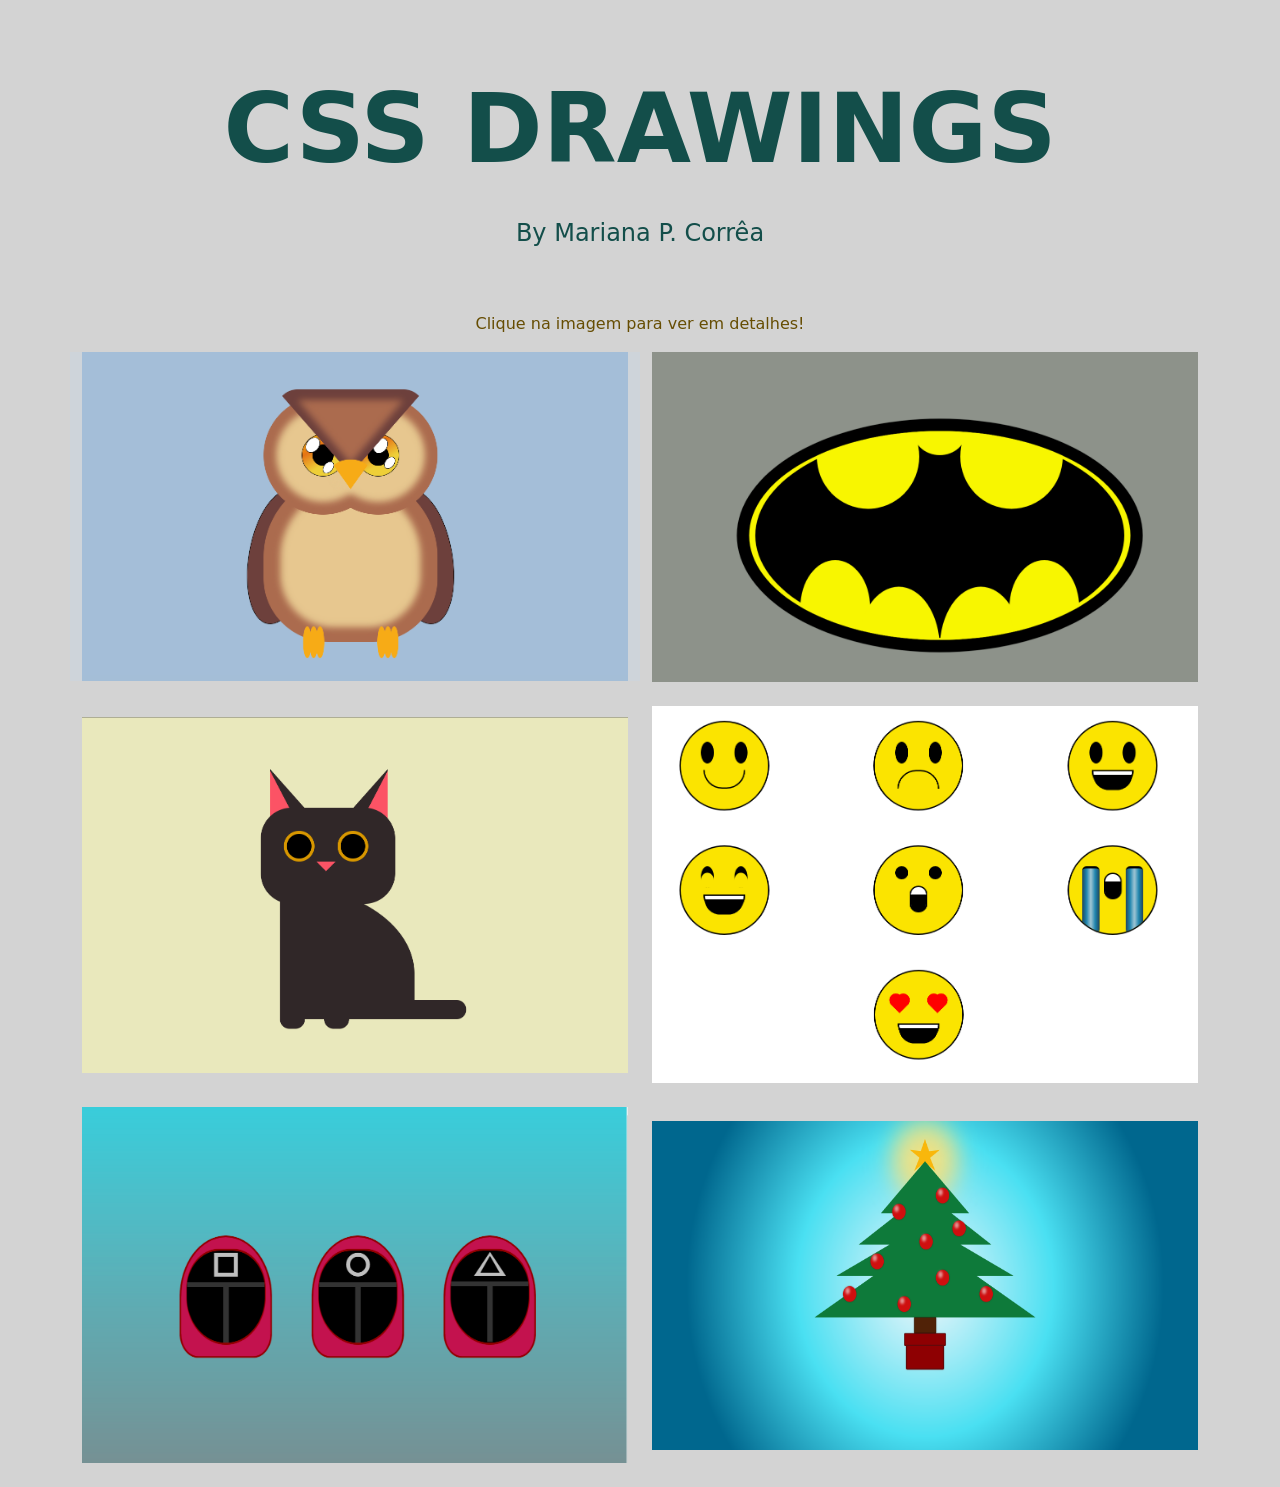
<file: index.html>
<!DOCTYPE html>
<html lang="pt-br">
    <head>
        <meta charset="UTF-8" />
        <meta http-equiv="X-UA-Compatible" content="IE=edge" />
        <meta name="viewport" content="width=device-width, initial-scale=1.0" />
        <link rel="stylesheet" href="bootstrap.css"/>
        <title>CSS Drawings</title>
    </head>
    <body style="background-color:#d3d3d3; height:100vh" >
      <header class="pt-5 text-center">
        <h1 class=" text-uppercase p-4 fw-bolder " style="font-size: 6rem;color:#134e4a">CSS Drawings</h1>
        <h4 style="color:#134e4a">By Mariana P. Corrêa</h4>
      </header>
      <main class="container-fluid pt-2">
        <p class="text-center mt-5 mb-3 text-warning-emphasis ">Clique na imagem para ver em detalhes!</p>

        <section class="container">
        <ul class="row list-unstyled justify-content-center d-flex align-items-center" >
            <li class="col-lg-6 mb-4 bg-dark-subtle" >
              <a href="./drawings/owl/index.html" class="" >
                <img src="./drawings/owl/owl.png" class="img-fluid object-fit-cover" style="min-height: 329px;">
              </a>
            </li>

            <li class="col-lg-6 mb-4">
              <a href="./drawings/batman/logo-batman.html">
                <img src="./drawings/batman/logo-batman.png" class="img-fluid " style="min-height: 329px;">
              </a>
            </li>

            <li class="col-lg-6 mb-4 object-fit-cover">
              <a href="./drawings/cat/index.html">
                <img src="./drawings/cat/BlackCat.png" class="img-fluid" style="min-height: 329px;">
              </a>
            </li>

            <li class="col-lg-6 mb-4 object-fit-cover">
              <a href="./drawings/Emojis/index.html">
                <img src="./drawings/Emojis/Emojis.png" class="img-fluid" style="min-height: 329px;">
              </a>
            </li>

            <li class="col-lg-6 mb-4 object-fit-cover">
                <a href="./drawings/squidGames/index.html">
                  <img src="./drawings/squidGames/squadGamesGuards.png" class="img-fluid" style="min-height: 329px;"> 
                </a>
            </li>

            <li class="col-lg-6 mb-4 object-fit-cover">
              <a href="./drawings/christmas_tree/index.html">
                <img src="./drawings/christmas_tree/christmasTree.png" class="img-fluid" style="min-height: 329px;">
              </a>
            </li>

        </ul>
      </section>
      </main>
        <script type="text/javascript" src="bootstrap.js"></script>
    </body>
</html>
</file>
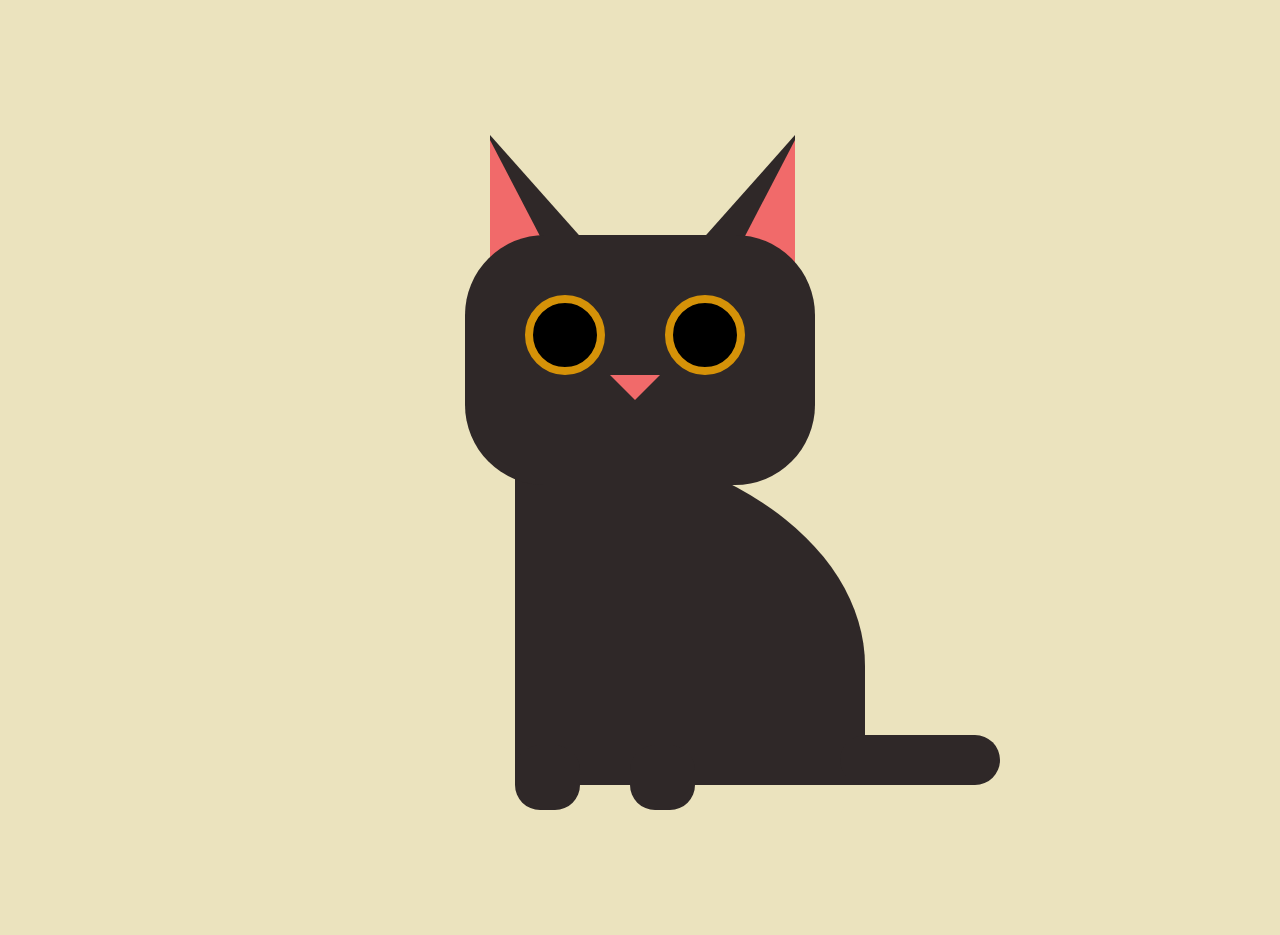
<file: cat/index.html>
<!DOCTYPE html>
<html lang="pt">
    <head>
        <meta charset="UTF-8" />
        <meta http-equiv="X-UA-Compatible" content="IE=edge" />
        <meta name="viewport" content="width=device-width, initial-scale=1.0" />
        <link rel="stylesheet" href="style.css" />
        <title>Cat</title>
    </head>
    <body>
        <div class="container">
            <div class="cat">
                <div class="ears">
                    <div class="ear earLeft">
                        <div class="inner innerLeft"></div>
                    </div>
                    <div class="ear">
                        <div class="inner"></div>
                    </div>
                </div>
                <div class="head">
                    <div class="eyes">
                        <div class="eye"><div class="eyeInner"></div></div>
                        <div class="eye"></div>
                    </div>
                    <div class="nose"></div>
                </div>
                <div class="body">
                    <div class="paws">
                        <div class="paw"></div>
                        <div class="paw"></div>
                    </div>
                    <div class="tail"></div>
                </div>
            </div>
        </div>
    </body>
</html>
</file>
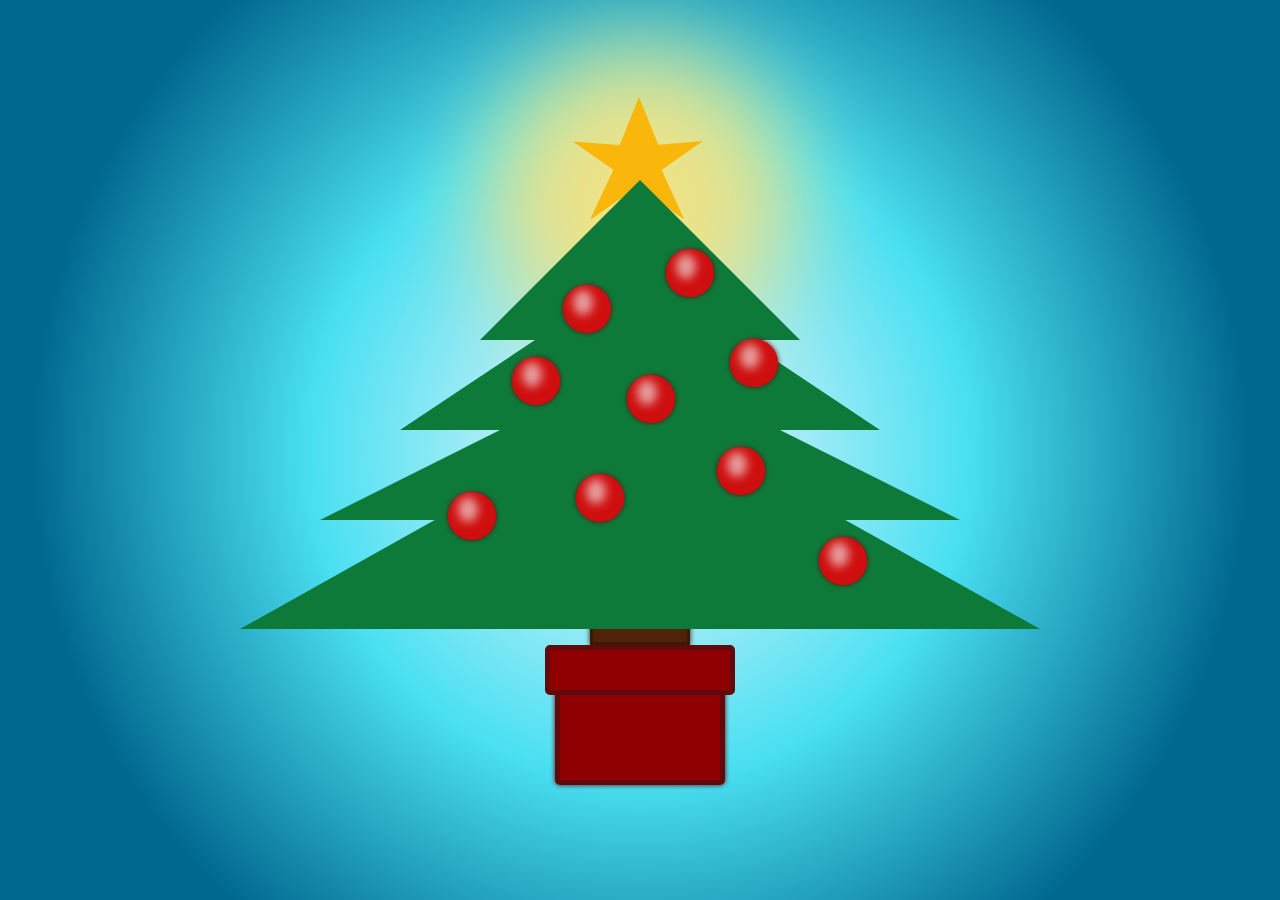
<file: christmas_tree/index.html>
<!DOCTYPE html>
<html lang="pt-br">
    <head>
        <meta charset="UTF-8" />
        <meta http-equiv="X-UA-Compatible" content="IE=edge" />
        <meta name="viewport" content="width=device-width, initial-scale=1.0" />
        <link rel="stylesheet" href="style.css" />
        <title>Christimas Tree</title>
    </head>
    <body>
        <div class="container">
            <div class="star"></div>
            <div class="star-bright"></div>
                <div class="triangle t-one"></div>
                <div class="triangle t-two"></div>
                <div class="triangle t-three"></div>
                <div class="triangle t-four"></div>
                <div class="base">
                    <div class="trunk"></div>
                    <div class="border"></div>
                    <div class="bottom"></div>
                </div>
                <div class="ball b1"></div>
                <div class="ball b2"></div>
                <div class="ball b3"></div>
                <div class="ball b4"></div>
                <div class="ball b5"></div>
                <div class="ball b6"></div>
                <div class="ball b7"></div>
                <div class="ball b8"></div>
                <div class="ball b9"></div>
            </div>
        </div>
    </body>
</html>
</file>
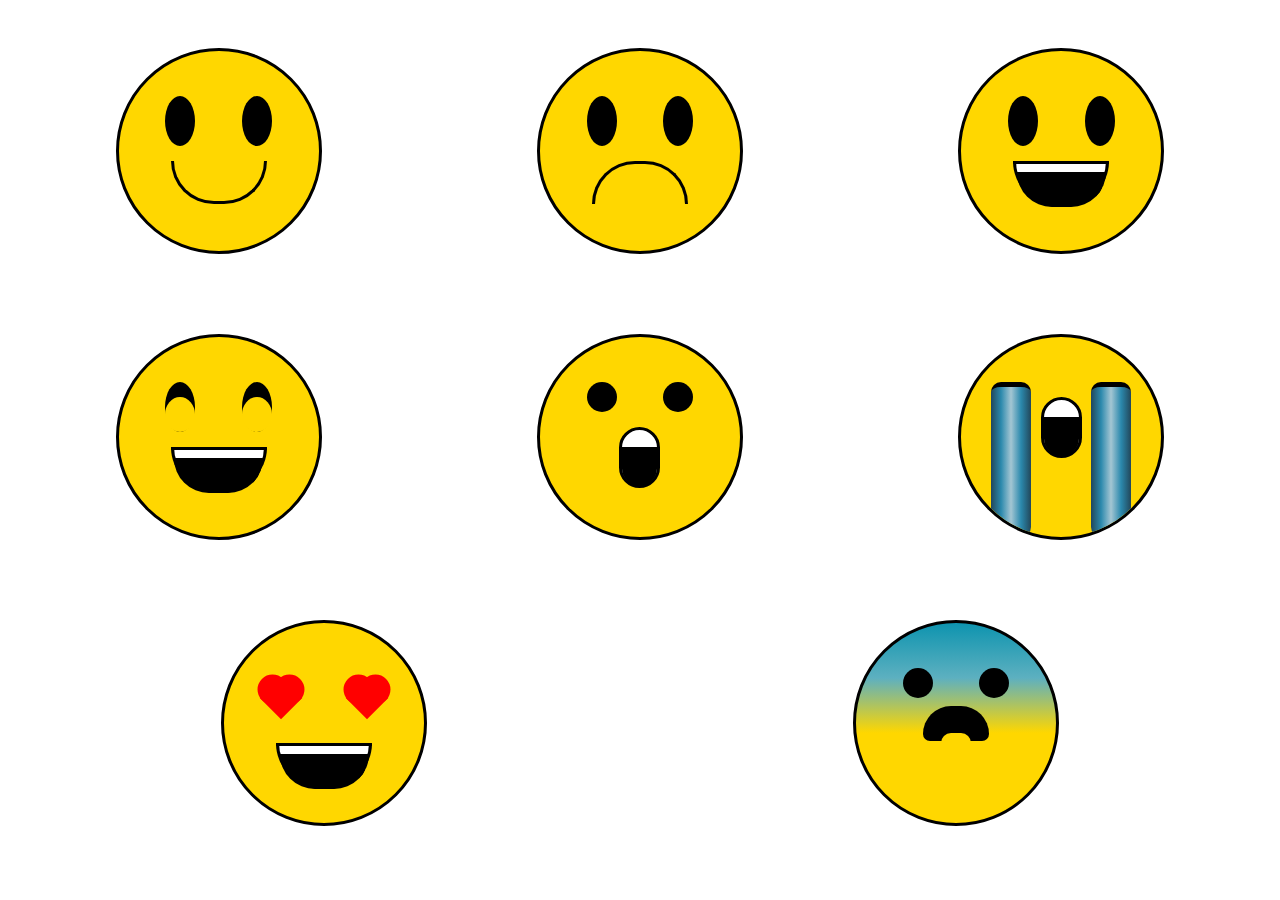
<file: Emojis/index.html>
<!DOCTYPE html>
<html lang="pt">
<head>
    <meta charset="UTF-8">
    <link href="style.css" rel="stylesheet">
    <title>Emojis</title>
</head>
<body>
    <div class="line">
        <div class="emoji" id="HappyFace">
            <div class="bigCircle">
                <div class="eyes">
                    <div class="eye"></div>
                    <div class="eye"></div>
                </div>
                <div class="mouthHappy"></div>
            </div>
        </div>
        <div class="emoji" id="SadFace">
            <div class="bigCircle">
                <div class="eyes">
                    <div class="eye"></div>
                    <div class="eye"></div>
                </div>
                <div class="mouthSad"></div>
            </div>
        </div>
        <div class="emoji" id="SmileFace">
            <div class="bigCircle">
                <div class="eyes">
                    <div class="eye"></div>
                    <div class="eye"></div>
                </div>
                <div class="mouthSmile">
                    <div class="mouthSmileInner"></div>
                </div>
            </div>
        </div> 
    </div>

    <div class="line">
        <div class="emoji" id="SmileFace-HalfEyes">
            <div class="bigCircle">
                <div class="eyes">
                    <div class="eye"><div class="eyeInner"></div></div>
                    <div class="eye"><div class="eyeInner"></div></div>
                </div>
                <div class="mouthSmile">
                    <div class="mouthSmileInner"></div>
                </div>
            </div>
        </div> 
        <div class="emoji" id="AstonishedFace">
            <div class="bigCircle">
                <div class="eyes">
                    <div class="eye-astonished"></div>
                    <div class="eye-astonished"></div>
                </div>
                <div class="mouthAstonished">
                    <div class="mouthAstonishedInner"></div>
                </div>
            </div>
        </div> 
        <div class="emoji" id="CryFace">
            <div class="bigCircle">
                <div class="eyes-cry">
                    <div class="eye-cry"></div>
                    <div class="eye-cry"></div>
                    <div class="mouthCry">
                        <div class="mouthAstonishedInner"></div>    
                </div>
                </div>
            </div>
        </div> 
    </div>
    <div class="line">
        <div class="emoji" id="SmileFace-HeartEyes">
            <div class="bigCircle">
                <div class="eyes">
                    <div class="eyeHeart"><div class="eyeLeft"></div><div class="eyeRight"></div></div>
                    <div class="eyeHeart"><div class="eyeLeft"></div><div class="eyeRight"></div></div>
                </div>
                <div class="mouthSmile">
                    <div class="mouthSmileInner"></div>
                </div>
            </div>
        </div> 
        <div class="emoji" id="ScaredFace">
                        <div class="bigCircle">
                <div class="eyes">
                    <div class="eye-astonished"></div> 
                    <div class="eye-astonished"></div>
                </div>
                <div class="mouthScared">
                    <div class="mouthScaredTop"></div>
                    <div class="mouthScaredBottom"></div>
                </div>
            </div>
        </div> 
        <!-- <div class="emoji" id="AnoyedFace">
            <div class="bigCircle">
                <div class="eyes-cry">
                    <div class="eye-cry"></div>
                    <div class="eye-cry"></div>
                    <div class="mouthCry">
                        <div class="mouthAstonishedInner"></div>    
                </div>
                </div>
            </div>
        </div> -->
    </div>
</body>
</file>
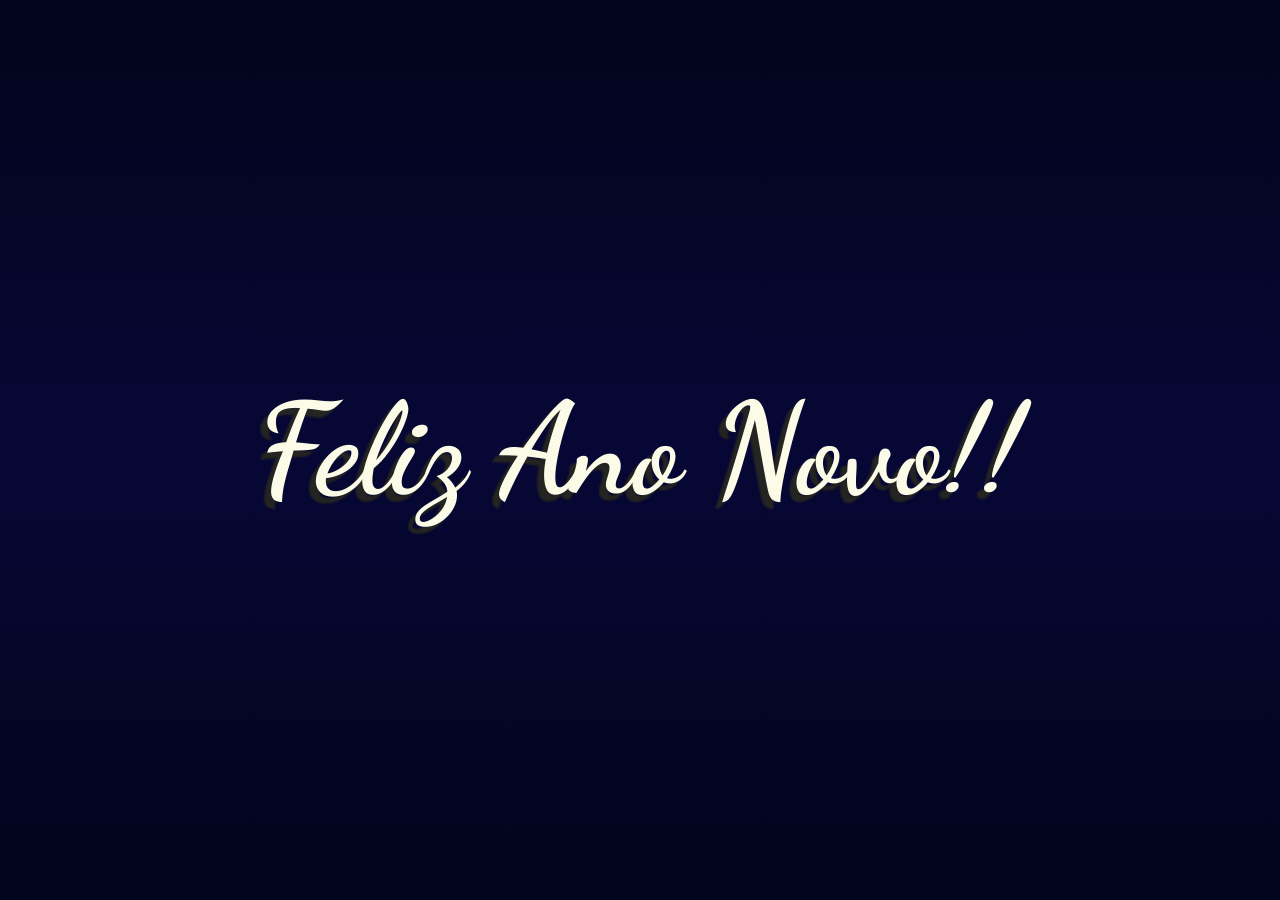
<file: happy2023/index.html>
<!DOCTYPE html>
<html lang="pt-br">
    <head>
        <meta charset="UTF-8" />
        <meta http-equiv="X-UA-Compatible" content="IE=edge" />
        <meta name="viewport" content="width=device-width, initial-scale=1.0" />
        <link rel="preconnect" href="https://fonts.googleapis.com" />
        <link rel="preconnect" href="https://fonts.gstatic.com" crossorigin />
        <link
            href="https://fonts.googleapis.com/css2?family=Dancing+Script:wght@700&display=swap"
            rel="stylesheet"
        />
        <link rel="stylesheet" href="style.css" />
        <title>Happy New Year - 2023</title>
    </head>
    <body>
        <section class="fireworks">
            <div class="firework" id="fw1">
                <div class="shine"></div>
                <div class="shine"></div>
                <div class="shine"></div>
                <div class="shine"></div>
                <div class="shine"></div>
                <div class="shine"></div>
                <div class="shine"></div>
                <div class="shine"></div>
                <div class="shine"></div>
                <div class="shine"></div>
                <div class="shine"></div>
                <div class="shine"></div>
            </div>
            <div class="firework" id="fw2">
                <div class="shine"></div>
                <div class="shine"></div>
                <div class="shine"></div>
                <div class="shine"></div>
                <div class="shine"></div>
                <div class="shine"></div>
                <div class="shine"></div>
                <div class="shine"></div>
                <div class="shine"></div>
                <div class="shine"></div>
                <div class="shine"></div>
                <div class="shine"></div>
            </div>
            <div class="firework" id="fw3">
                <div class="shine"></div>
                <div class="shine"></div>
                <div class="shine"></div>
                <div class="shine"></div>
                <div class="shine"></div>
                <div class="shine"></div>
                <div class="shine"></div>
                <div class="shine"></div>
                <div class="shine"></div>
                <div class="shine"></div>
                <div class="shine"></div>
                <div class="shine"></div>
            </div>
            <div class="firework" id="fw4">
                <div class="shine"></div>
                <div class="shine"></div>
                <div class="shine"></div>
                <div class="shine"></div>
                <div class="shine"></div>
                <div class="shine"></div>
                <div class="shine"></div>
                <div class="shine"></div>
                <div class="shine"></div>
                <div class="shine"></div>
                <div class="shine"></div>
                <div class="shine"></div>
            </div>
            <div class="firework" id="fw5">
                <div class="shine"></div>
                <div class="shine"></div>
                <div class="shine"></div>
                <div class="shine"></div>
                <div class="shine"></div>
                <div class="shine"></div>
                <div class="shine"></div>
                <div class="shine"></div>
                <div class="shine"></div>
                <div class="shine"></div>
                <div class="shine"></div>
                <div class="shine"></div>
            </div>

            <div class="firework" id="fw6">
                <div class="shine"></div>
                <div class="shine"></div>
                <div class="shine"></div>
                <div class="shine"></div>
                <div class="shine"></div>
                <div class="shine"></div>
                <div class="shine"></div>
                <div class="shine"></div>
                <div class="shine"></div>
                <div class="shine"></div>
                <div class="shine"></div>
                <div class="shine"></div>
            </div>
            <div class="firework" id="fw7">
                <div class="shine"></div>
                <div class="shine"></div>
                <div class="shine"></div>
                <div class="shine"></div>
                <div class="shine"></div>
                <div class="shine"></div>
                <div class="shine"></div>
                <div class="shine"></div>
                <div class="shine"></div>
                <div class="shine"></div>
                <div class="shine"></div>
                <div class="shine"></div>
            </div>
            <div class="firework" id="fw8">
                <div class="shine"></div>
                <div class="shine"></div>
                <div class="shine"></div>
                <div class="shine"></div>
                <div class="shine"></div>
                <div class="shine"></div>
                <div class="shine"></div>
                <div class="shine"></div>
                <div class="shine"></div>
                <div class="shine"></div>
                <div class="shine"></div>
                <div class="shine"></div>
            </div>
        </section>
        <section class="text">
            <h1>Feliz Ano Novo!!</h1>
        </section>
    </body>
</html>
</file>
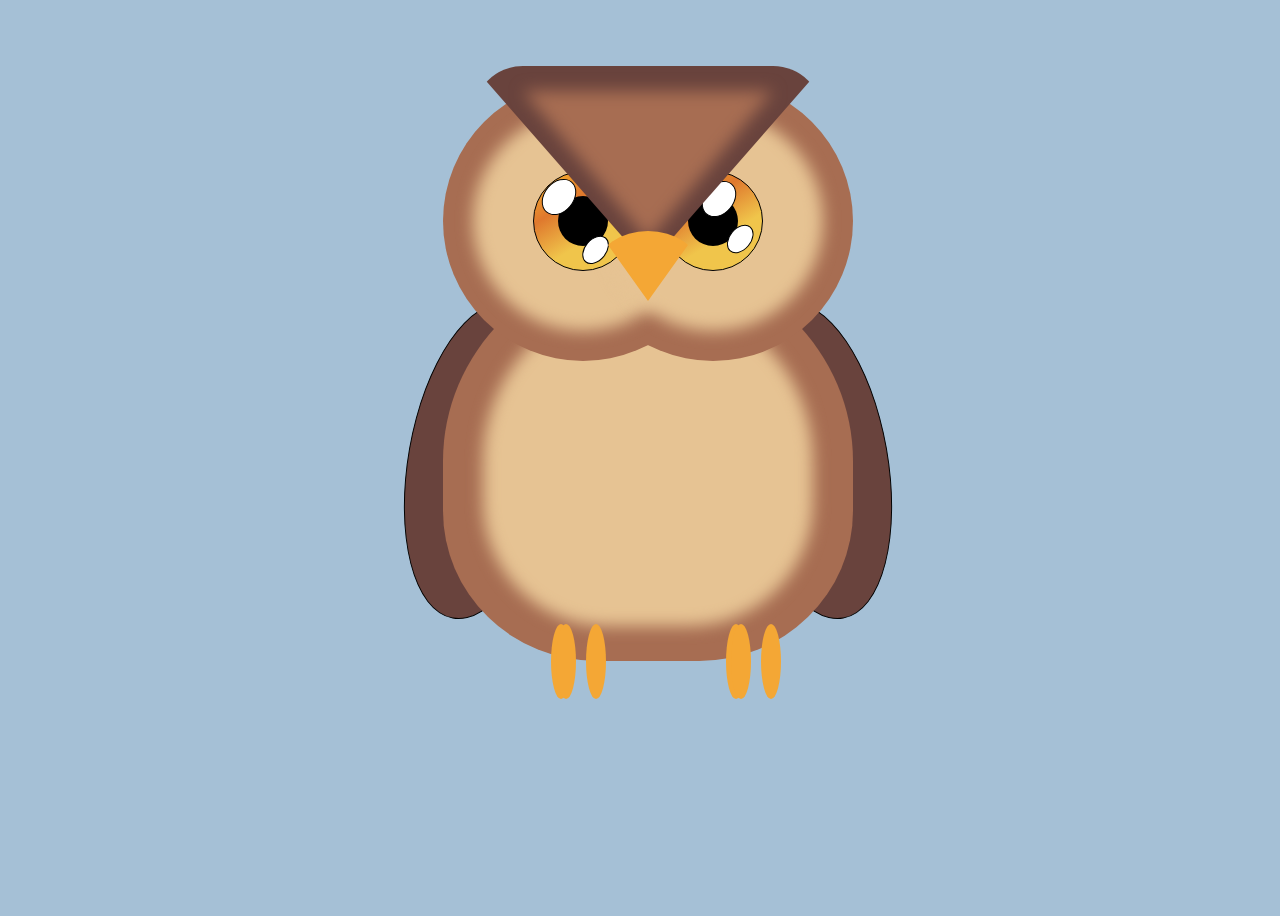
<file: owl/index.html>
<!DOCTYPE html>
<html lang="en">
    <head>
        <meta charset="UTF-8" />
        <meta http-equiv="X-UA-Compatible" content="IE=edge" />
        <meta name="viewport" content="width=device-width, initial-scale=1.0" />
        <link rel="stylesheet" href="style.css" />
        <title>Owl</title>
    </head>
    <body>
        <div class="container">
            <div class="headContainer">
                <div class="headSides">
                    <div class="head left">
                        <div class="innerHead"></div>
                        <div class="eye">
                            <div class="eyeShine left"></div>
                        </div>
                    </div>
                    <div class="head right">
                        <div class="innerHead"></div>
                        <div class="eye">
                            <div class="eyeShine right"></div>
                        </div>
                    </div>
                </div>
                <div class="headCenter">
                    <div class="eyebrow">
                        <div class="innerEyebrow"></div>
                    </div>
                    <div class="beak"></div>
                </div>
            </div>
            <div class="body">
                <div class="wing left"></div>
                <div class="belly"></div>
                <div class="wing right"></div>
            </div>
                <div class="feet">
                    <div class="foot"></div>
                    <div class="foot"></div>
                </div>
            </div>
        </div>
    </body>
</html>
</file>
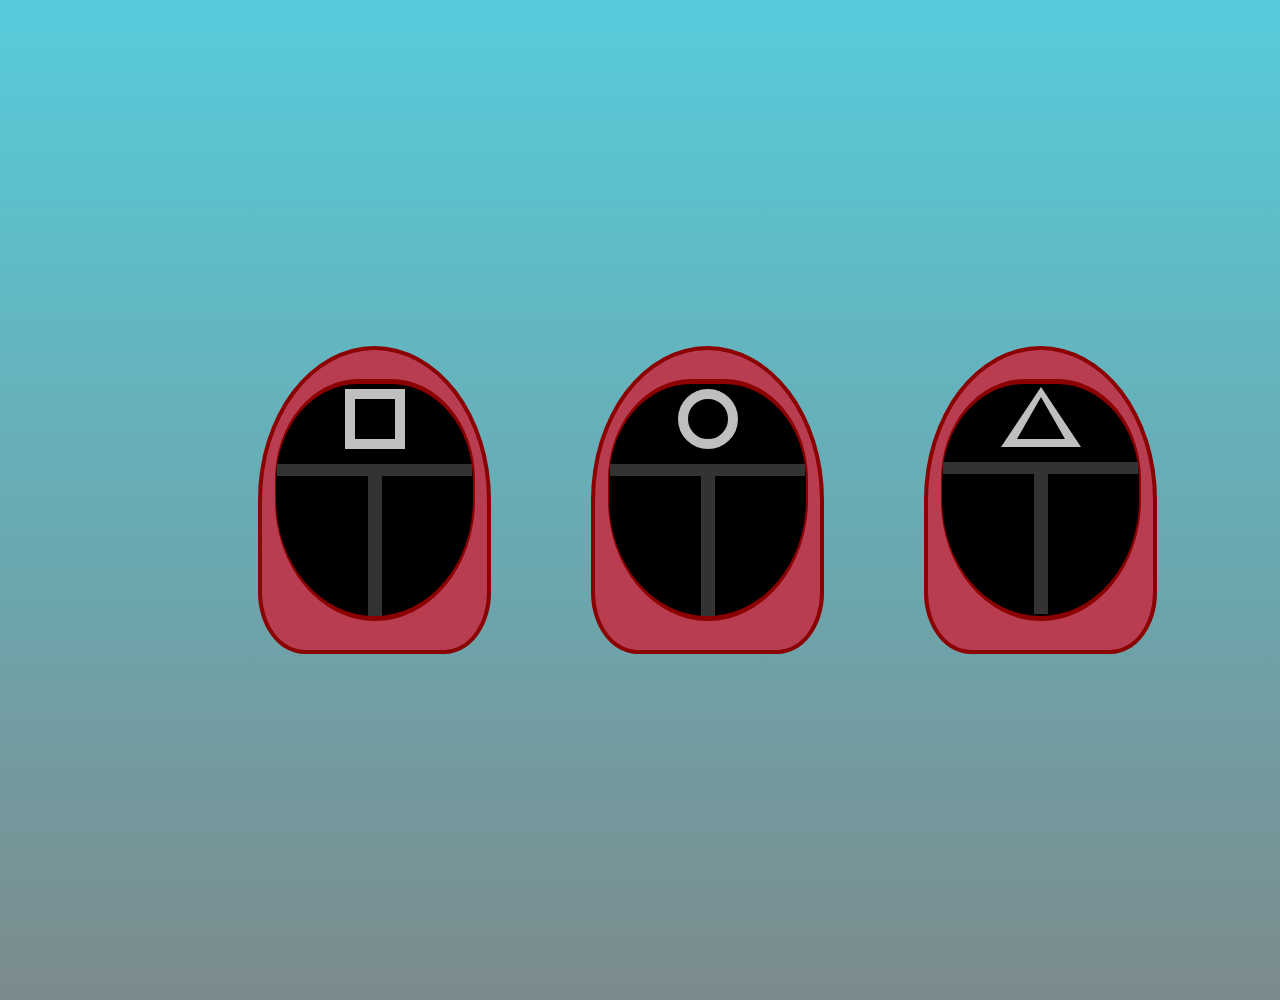
<file: squidGames/index.html>
<!DOCTYPE html>
<html lang="pt">
<head>
    <meta charset="UTF-8">
    <link href="style.css" rel="stylesheet">
    <title>Squid Games Guards</title>
</head>
<body>
    <div class="characters">
        <div class="leader">
            <div class="hoodie">
                <div class="hoodieInner">
                    <div class="guard">
                        <div class="flex-container">
                            <div class="maskframe">
                                <div class="square"></div>
                                <div class="centerLine"></div>
                            </div>
                            <div class="maskframe">
                                <div class="verticalLine"></div>
                            </div>
                        </div>
                    </div> 
                </div>      
            </div>
        </div>
       <div></div>
    
       <div class="worker">
        <div class="hoodie">
            <div class="hoodieInner">
                <div class="guard">
                    <div class="flex-container">
                        <div class="maskframe">
                            <div class="circle"></div>
                            <div class="centerLine"></div>
                        </div>
                        <div class="maskframe">
                            <div class="verticalLine"></div>
                        </div>
                    </div>
                </div> 
            </div>      
        </div>
    </div>
    
    <div class="soldier">
        <div class="hoodie">
            <div class="hoodieInner">
                <div class="guard">
                    <div class="flex-container">
                        <div class="maskframe">
                            <div class="triangle">
                                <div class="triangleInner"></div>
                            </div>
                            <div class="centerLine"></div>
                        </div>
                        <div class="maskframe">
                            <div class="verticalLine"></div>
                        </div>
                    </div>
                </div> 
            </div>      
        </div>
    </div>    
    
    </div>

</body>
</file>
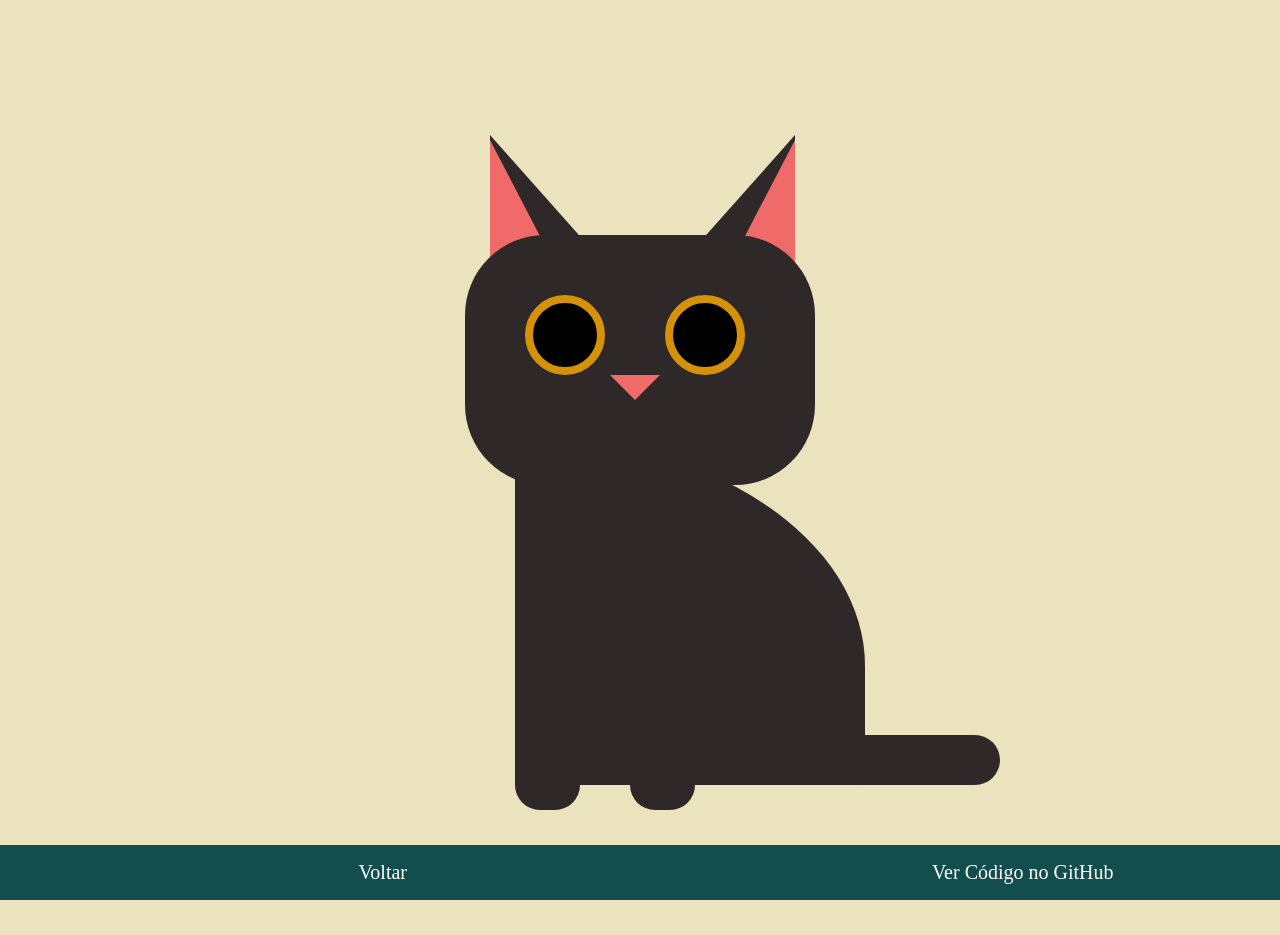
<file: drawings/cat/index.html>
<!DOCTYPE html>
<html lang="pt">
    <head>
        <meta charset="UTF-8" />
        <meta http-equiv="X-UA-Compatible" content="IE=edge" />
        <meta name="viewport" content="width=device-width, initial-scale=1.0" />
        <link rel="stylesheet" href="style.css" />
        <title>Cat</title>
    </head>
    <body>
      <main>
        <div class="container">
            <div class="cat">
                <div class="ears">
                    <div class="ear earLeft">
                        <div class="inner innerLeft"></div>
                    </div>
                    <div class="ear">
                        <div class="inner"></div>
                    </div>
                </div>
                <div class="head">
                    <div class="eyes">
                        <div class="eye"><div class="eyeInner"></div></div>
                        <div class="eye"></div>
                    </div>
                    <div class="nose"></div>
                </div>
                <div class="body">
                    <div class="paws">
                        <div class="paw"></div>
                        <div class="paw"></div>
                    </div>
                    <div class="tail"></div>
                </div>
            </div>
        </div>
      </main>
      <footer>
          <a href="../../index.html">Voltar</a>
          <a href="https://github.com/marianapcorrea/CSS_Drawnings/tree/master/cat" target="_blank">Ver Código no GitHub</a>
      </footer>
    </body>
</html>
</file>
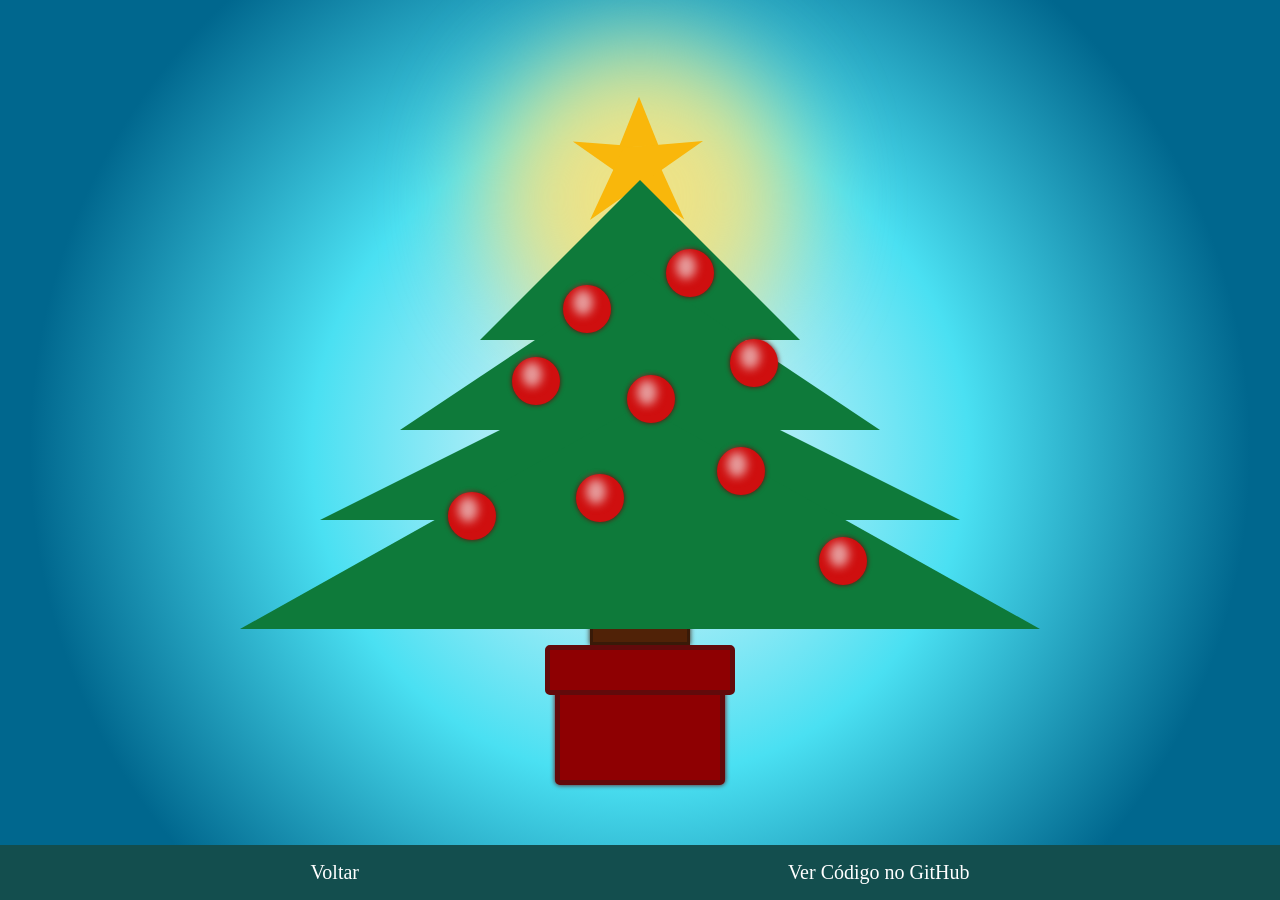
<file: drawings/christmas_tree/index.html>
<!DOCTYPE html>
<html lang="pt-br">
    <head>
        <meta charset="UTF-8" />
        <meta http-equiv="X-UA-Compatible" content="IE=edge" />
        <meta name="viewport" content="width=device-width, initial-scale=1.0" />
        <link rel="stylesheet" href="style.css" />
        <title>Christimas Tree</title>
    </head>
    <body>
      <main>
        <div class="container">
            <div class="star"></div>
            <div class="star-bright"></div>
                <div class="triangle t-one"></div>
                <div class="triangle t-two"></div>
                <div class="triangle t-three"></div>
                <div class="triangle t-four"></div>
                <div class="base">
                    <div class="trunk"></div>
                    <div class="border"></div>
                    <div class="bottom"></div>
                </div>
                <div class="ball b1"></div>
                <div class="ball b2"></div>
                <div class="ball b3"></div>
                <div class="ball b4"></div>
                <div class="ball b5"></div>
                <div class="ball b6"></div>
                <div class="ball b7"></div>
                <div class="ball b8"></div>
                <div class="ball b9"></div>
            </div>
        </div>
      </main>
      <footer>
          <a href="../../index.html">Voltar</a>
          <a href="https://github.com/marianapcorrea/CSS_Drawnings/tree/master/christmas_tree" target="_blank">Ver Código no GitHub</a>
      </footer>
    </body>
</html>
</file>
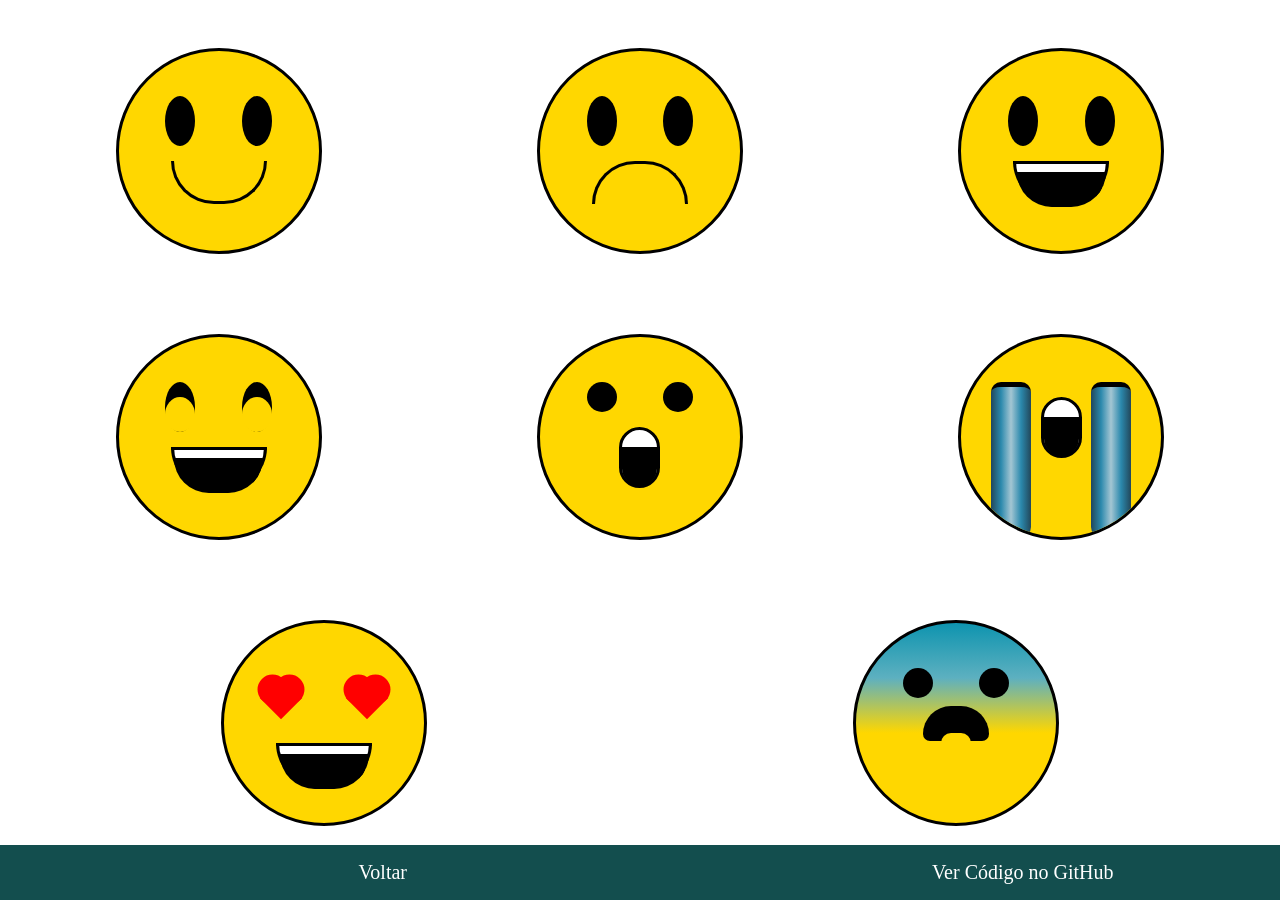
<file: drawings/Emojis/index.html>
<!DOCTYPE html>
<html lang="pt">
<head>
    <meta charset="UTF-8">
    <link href="style.css" rel="stylesheet">
    <title>Emojis</title>
</head>
<body>
  <main>
    <div class="line">
        <div class="emoji" id="HappyFace">
            <div class="bigCircle">
                <div class="eyes">
                    <div class="eye"></div>
                    <div class="eye"></div>
                </div>
                <div class="mouthHappy"></div>
            </div>
        </div>
        <div class="emoji" id="SadFace">
            <div class="bigCircle">
                <div class="eyes">
                    <div class="eye"></div>
                    <div class="eye"></div>
                </div>
                <div class="mouthSad"></div>
            </div>
        </div>
        <div class="emoji" id="SmileFace">
            <div class="bigCircle">
                <div class="eyes">
                    <div class="eye"></div>
                    <div class="eye"></div>
                </div>
                <div class="mouthSmile">
                    <div class="mouthSmileInner"></div>
                </div>
            </div>
        </div> 
    </div>

    <div class="line">
        <div class="emoji" id="SmileFace-HalfEyes">
            <div class="bigCircle">
                <div class="eyes">
                    <div class="eye"><div class="eyeInner"></div></div>
                    <div class="eye"><div class="eyeInner"></div></div>
                </div>
                <div class="mouthSmile">
                    <div class="mouthSmileInner"></div>
                </div>
            </div>
        </div> 
        <div class="emoji" id="AstonishedFace">
            <div class="bigCircle">
                <div class="eyes">
                    <div class="eye-astonished"></div>
                    <div class="eye-astonished"></div>
                </div>
                <div class="mouthAstonished">
                    <div class="mouthAstonishedInner"></div>
                </div>
            </div>
        </div> 
        <div class="emoji" id="CryFace">
            <div class="bigCircle">
                <div class="eyes-cry">
                    <div class="eye-cry"></div>
                    <div class="eye-cry"></div>
                    <div class="mouthCry">
                        <div class="mouthAstonishedInner"></div>    
                </div>
                </div>
            </div>
        </div> 
    </div>
    <div class="line">
        <div class="emoji" id="SmileFace-HeartEyes">
            <div class="bigCircle">
                <div class="eyes">
                    <div class="eyeHeart"><div class="eyeLeft"></div><div class="eyeRight"></div></div>
                    <div class="eyeHeart"><div class="eyeLeft"></div><div class="eyeRight"></div></div>
                </div>
                <div class="mouthSmile">
                    <div class="mouthSmileInner"></div>
                </div>
            </div>
        </div> 
        <div class="emoji" id="ScaredFace">
                        <div class="bigCircle">
                <div class="eyes">
                    <div class="eye-astonished"></div> 
                    <div class="eye-astonished"></div>
                </div>
                <div class="mouthScared">
                    <div class="mouthScaredTop"></div>
                    <div class="mouthScaredBottom"></div>
                </div>
            </div>
        </div> 
        <!-- <div class="emoji" id="AnoyedFace">
            <div class="bigCircle">
                <div class="eyes-cry">
                    <div class="eye-cry"></div>
                    <div class="eye-cry"></div>
                    <div class="mouthCry">
                        <div class="mouthAstonishedInner"></div>    
                </div>
                </div>
            </div>
        </div> -->
    </div>
  </main>
  <footer>
      <a href="../../index.html">Voltar</a>
      <a href="https://github.com/marianapcorrea/CSS_Drawnings/tree/master/Emojis" target="_blank">Ver Código no GitHub</a>
  </footer>
</body>
</file>
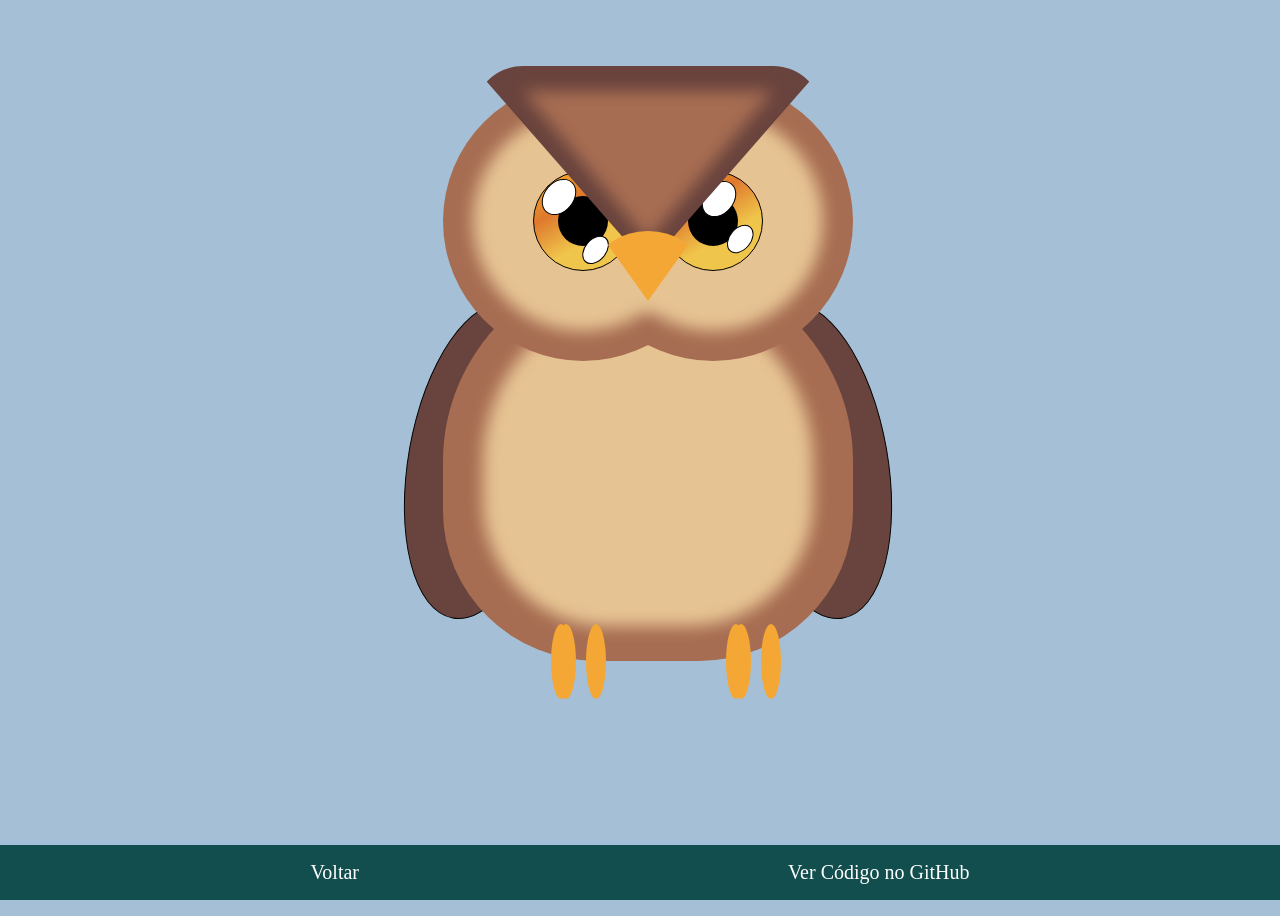
<file: drawings/owl/index.html>
<!DOCTYPE html>
<html lang="en">
    <head>
        <meta charset="UTF-8" />
        <meta http-equiv="X-UA-Compatible" content="IE=edge" />
        <meta name="viewport" content="width=device-width, initial-scale=1.0" />
        <link rel="stylesheet" href="style.css" />
        <title>Owl</title>
    </head>
    <body>
      <main>
        <div class="container">
            <div class="headContainer">
                <div class="headSides">
                    <div class="head left">
                        <div class="innerHead"></div>
                        <div class="eye">
                            <div class="eyeShine left"></div>
                        </div>
                    </div>
                    <div class="head right">
                        <div class="innerHead"></div>
                        <div class="eye">
                            <div class="eyeShine right"></div>
                        </div>
                    </div>
                </div>
                <div class="headCenter">
                    <div class="eyebrow">
                        <div class="innerEyebrow"></div>
                    </div>
                    <div class="beak"></div>
                </div>
            </div>
            <div class="body">
                <div class="wing left"></div>
                <div class="belly"></div>
                <div class="wing right"></div>
            </div>
                <div class="feet">
                    <div class="foot"></div>
                    <div class="foot"></div>
                </div>
            </div>
        </div>
      </main>
      <footer>
          <a href="../../index.html">Voltar</a>
          <a href="https://github.com/marianapcorrea/CSS_Drawnings/tree/master/owl" target="_blank">Ver Código no GitHub</a>
      </footer>
    </body>
</html>
</file>
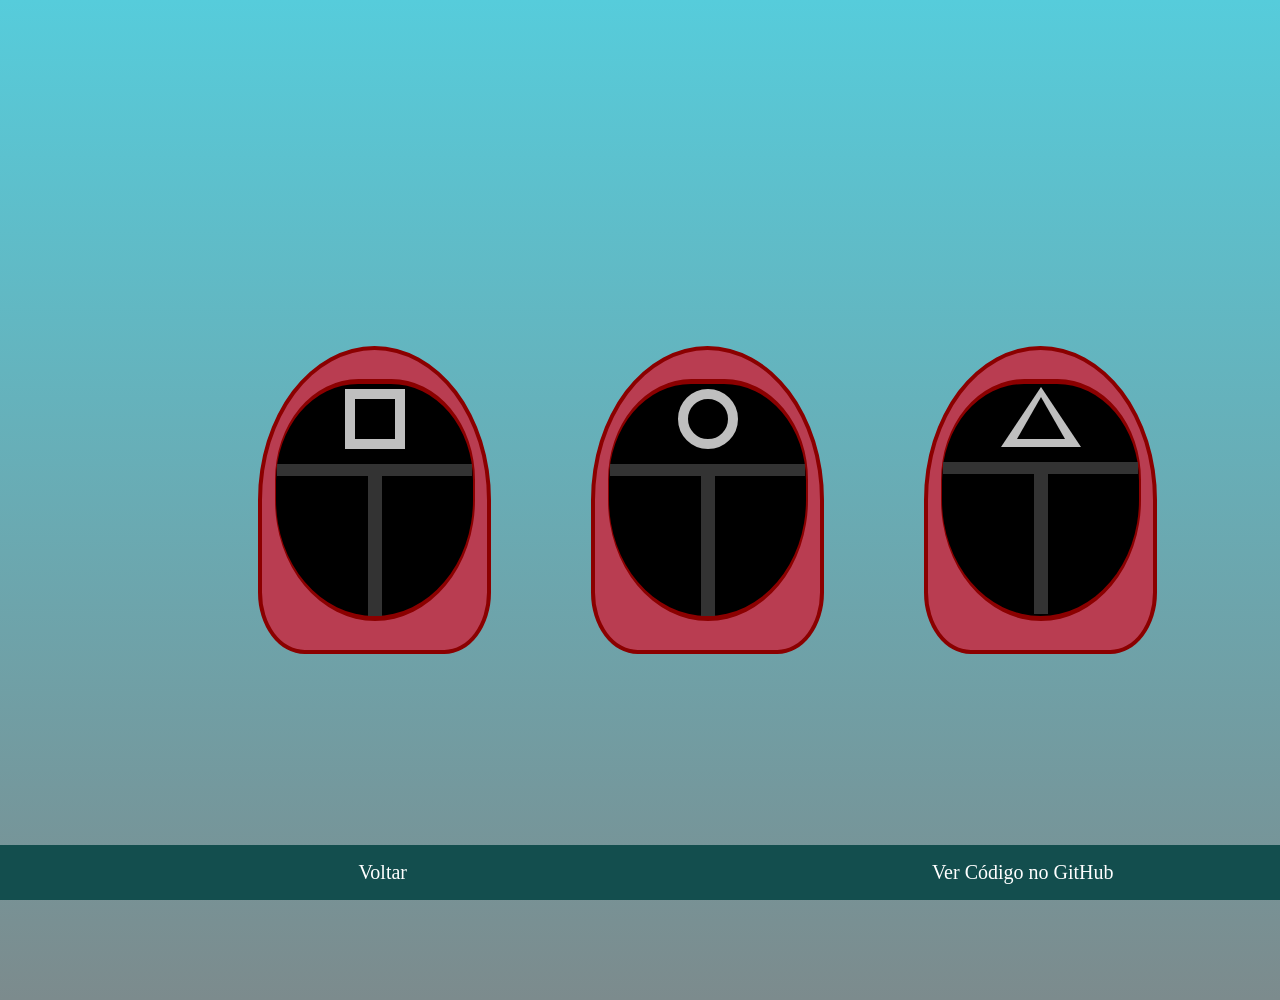
<file: drawings/squidGames/index.html>
<!DOCTYPE html>
<html lang="pt">
<head>
    <meta charset="UTF-8">
    <link href="style.css" rel="stylesheet">
    <title>Squid Games Guards</title>
</head>
<body>
  <main>
    <div class="characters">
        <div class="leader">
            <div class="hoodie">
                <div class="hoodieInner">
                    <div class="guard">
                        <div class="flex-container">
                            <div class="maskframe">
                                <div class="square"></div>
                                <div class="centerLine"></div>
                            </div>
                            <div class="maskframe">
                                <div class="verticalLine"></div>
                            </div>
                        </div>
                    </div> 
                </div>      
            </div>
        </div>
       <div></div>
    
       <div class="worker">
        <div class="hoodie">
            <div class="hoodieInner">
                <div class="guard">
                    <div class="flex-container">
                        <div class="maskframe">
                            <div class="circle"></div>
                            <div class="centerLine"></div>
                        </div>
                        <div class="maskframe">
                            <div class="verticalLine"></div>
                        </div>
                    </div>
                </div> 
            </div>      
        </div>
    </div>
    
    <div class="soldier">
        <div class="hoodie">
            <div class="hoodieInner">
                <div class="guard">
                    <div class="flex-container">
                        <div class="maskframe">
                            <div class="triangle">
                                <div class="triangleInner"></div>
                            </div>
                            <div class="centerLine"></div>
                        </div>
                        <div class="maskframe">
                            <div class="verticalLine"></div>
                        </div>
                    </div>
                </div> 
            </div>      
        </div>
    </div>    
    
    </div>
  </main>
  <footer>
      <a href="../../index.html">Voltar</a>
      <a href="https://github.com/marianapcorrea/CSS_Drawnings/tree/master/squidGames" target="_blank">Ver Código no GitHub</a>
  </footer>
</body>
</file>
<file: cat/style.css>
:root{
    --fur: #2f2828;
    --pink: #f16a6a;
}

body, div{
    margin: 0;
    padding:0;
    box-sizing: border-box;
}

body {
    background: #ebe3be;
}

.cat {
    display: flex;
    flex-direction: column;
    justify-content: center;
    align-items:center;
    margin: 100px;
}

.ears {
    display: flex;
}

.ear {
    width: 0;
    height: 0;
    border-top: 135px solid transparent;
    border-bottom: 0px solid transparent;
    border-right: 120px solid var(--fur);
    position: relative;
    left: -60px;
    bottom: -35px;
    margin: 0 -30px 0 95px;
}

.earLeft {
    transform: rotateY(180deg);
}

.inner {
    width: 0;
    height: 0;
    border-top: 125px solid transparent;
    border-bottom: 0px solid transparent;
    border-right: 65px solid var(--pink);
    position: relative;
    left: -40px;
    bottom: 130px;
    margin: 0 -30px 0 95px;
}

.head {
    background: var(--fur);
    height:250px;
    width: 350px;
    border-radius: 80px;
    z-index: 10;
}

.eyes{
    display: flex;
    justify-content: space-between;
    width: 220px;
    margin: 60px 60px 0;
}

.eye {
background: #000;
width: 80px;
height: 80px;
border-radius: 50%;
border: 8px solid #d59208;
}

.nose {
        width: 0;
        height: 0;
        border-style: solid;
        border-width: 25px 25px 0 25px;
        border-color:var(--pink) transparent transparent transparent;
        margin: 0 145px;
} 

.body {
    background: var(--fur);
    height:350px;
    width: 350px;
    position: relative;
    border-radius:0% 100% 0% 100% / 100% 66% 34% 0% ;
    margin-left:100px;
    top: -50px;
}

.paws{
    display: flex;
    position: relative;
    margin-top: 310px;
}

.paw {
    background: var(--fur);
    width: 65px;
    height: 65px;
    margin-right: 50px;
    border-radius: 25px;
}

.tail {
    background: inherit;
    width: 160px;
    height: 50px;
    border-radius: 30px;
    z-index: 2;
    margin-top: -75px;
    margin-left: 325px;
    position: absolute;
}
</file>
<file: christmas_tree/style.css>
* {
    margin: 0;
    padding: 0;
    box-sizing: border-box;
}

body {
    display: flex;
    flex-direction: column;
    justify-content: center;
    align-items: center;
    height: 100vh;
    width: 100vw;

    background: rgb(247, 247, 251);
    background: radial-gradient(
        circle,
        rgba(247, 247, 251, 1) 0%,
        rgba(74, 224, 242, 1) 42%,
        rgba(0, 103, 142, 1) 78%
    );
}

.container {
    display: flex;
    flex-direction: column;
    height: 100%;
    width: 100%;
    align-items: center;
    justify-content: flex-end;
}

.star {
    position: absolute;
    top: 16%;
    width: 0px;
    height: 0px;
    border-right: 4.3rem solid transparent;
    border-bottom: 2.5rem solid #f9b70b;
    border-left: 4.3rem solid transparent;
    transform: rotate(35deg);
}

.star:before {
    border-bottom: 3.15rem solid #f9b70b;
    border-left: 1.25rem solid transparent;
    border-right: 1.25rem solid transparent;
    position: absolute;
    height: 0;
    width: 0;
    top: -39px;
    left: -45px;
    content: "";
    transform: rotate(-35deg);
}

.star:after {
    position: absolute;
    display: block;
    top: 3px;
    left: -73px;
    width: 0px;
    height: 0px;
    border-right: 4.37rem solid transparent;
    border-bottom: 2.5rem solid #f9b70b;
    border-left: 4.37rem solid transparent;
    transform: rotate(-70deg);
    content: "";
}

.star-bright {
    position: absolute;
    z-index: -1;
    top: 5%;
    width: 19rem;
    height: 19rem;
    border-radius: 50%;
    background-color: #eee286;
    filter: blur(50px);
}

.triangle {
    width: 0;
    height: 0;
    border-style: solid;
    border-color: transparent transparent #0e7a3a transparent;
    position: absolute;
}

.t-one {
    border-width: 0 10rem 10rem;
    top: 20%;
}

.t-two {
    border-width: 0 15rem 10rem 15rem;
    top: 30%;
}

.t-three {
    border-width: 0 20rem 10rem 20rem;
    top: 40%;
}

.t-four {
    border-width: 0 25rem 14rem 25rem;
    top: 45%;
}

.base {
    position: absolute;
    top: 65%;
    display: flex;
    flex-direction: column;
    align-items: center;
    z-index: -1;
}

.base .trunk {
    width: 6.25rem;
    height: 3.75rem;
    background-color: #502207;
    box-shadow: 0 0 5px #391a08;
    border: 3px solid #391a08;
}

.base .border {
    width: 11.9rem;
    height: 3.125rem;
    background-color: #8e0002;
    border: 5px solid #620a0b;
    border-radius: 5px;
    z-index: 1;
}

.base .bottom {
    width: 10.6rem;
    height: 6.25rem;
    background-color: #8e0002;
    border: 5px solid #620a0b;
    box-shadow: 0 0 5px #630808;
    border-radius: 5px;
    position: relative;
    top: -10px;
}

.ball {
    position: absolute;
    height: 3rem;
    width: 3rem;
    border-radius: 50%;
    background-color: #cf0f0f;
    box-shadow: 0 0 5px #630808;
    z-index: 10;
}

.ball::after {
    position: absolute;
    height: 25px;
    width: 20px;
    border-radius: 50%;
    top: 5px;
    left: 10px;
    filter: blur(5px);
    background-color: #e69b9b;
    z-index: 100;
    content: "";
}

.b1 {
    bottom: 67%;
    left: 52%;
}

.b2 {
    bottom: 63%;
    left: 44%;
}

.b3 {
    bottom: 57%;
    left: 57%;
}

.b4 {
    bottom: 53%;
    left: 49%;
}

.b5 {
    bottom: 55%;
    left: 40%;
}

.b6 {
    bottom: 45%;
    left: 56%;
}

.b7 {
    bottom: 40%;
    left: 35%;
}

.b8 {
    bottom: 42%;
    left: 45%;
}

.b9 {
    bottom: 35%;
    left: 64%;
}
</file>
<file: Emojis/style.css>
.line{
    display: flex;
}

.emoji {
    margin: 40px auto;
}

.bigCircle {
    width: 200px;
    height: 200px;
    background-color:  gold;
    border: 3px solid black;
    border-radius: 50%;
}

.eyes {
    display: flex;
    align-content: space-between;
    justify-content: space-evenly;
    margin-top: 45px;
}

.eye {
    width: 30px;
    height: 50px;
    background-color: black;
    border-radius: 50%;
    display: flex;
    align-items: flex-end;
}

.mouthHappy, .mouthSad, .mouthSmile {
    width: 90px;
    height: 40px;
    margin: auto;
    margin-top: 15px;
    border: 3px solid black;
    
}

.mouthHappy, .mouthSmile, .mouthSmileInner, .mouthAstonishedInner {
    border-bottom-left-radius: 80px;  /*Define o arrdondamento da borda, para criar o efeito de semicírculo, modificando olado oposto à abertura*/
    border-bottom-right-radius: 80px;
}

.mouthHappy {
    border-top: 0; /*O lado para o qual se quer a abertura deve ser definido como zero.*/
}

.mouthSad {
    border-top-left-radius: 80px;
    border-top-right-radius: 80px;
    border-bottom: 0;
}

.mouthSmile {
    background-color: white;
}

.mouthSmileInner {
    width: 83px;
    height: 29px;
    border: 3px solid black;
    background-color: black;
    margin: auto;
    margin-top: 8px;
}

.eyeInner {
    width: 30px;
    height: 35px;
    background-color: gold;
    border-radius: 50%;
}

.eye-astonished {
    width: 30px;
    height: 30px;
    background-color: black;
    border-radius: 50%;
}

.mouthAstonished, .mouthCry {
    width: 35px;
    height: 55px;
    border-radius: 50px;
    border: 3px solid black;
    background-color: white;
    margin: auto;
    margin-top: 15px;
}

.mouthAstonishedInner {
    width: 29px;
    height: 33px;
    border: 3px solid black;
    background-color: black;
    margin: auto;
    margin-top: 17px;
}

.eyes-cry {
    display: flex;
    align-content: space-between;
    justify-content: center;
    margin-top: 45px;   
}

.eye-cry {
    width: 100px;
    height: 150px;
    background:linear-gradient(90deg, rgb(34, 71, 90),  rgb(43, 137, 173), rgb(164, 198, 211), rgb(43, 137, 173), rgb(34, 71, 90));
    border-top: 5px solid black;
    border-radius: 10px;
    margin: 0 30px;
}

.mouthCry {
    position: absolute; 
}

#CryFace .bigCircle {
    overflow: hidden;
}

.eyeHeart {
    margin: 15px;
    background-color: red;
    height: 30px;
    transform: rotate(-45deg);
    width: 30px;
    position: relative;
}

.eyeLeft, .eyeRight {
    background-color: red;
    border-radius: 50%;
    height: 30px;
    position: absolute;
    width: 30px;
}

.eyeLeft {
    top: -12px;
}

.eyeRight {
    left: 12px;
}

#ScaredFace .bigCircle {
    background: linear-gradient(#0e94af, #5db0c0, gold 55%)
}

.mouthScared {
    display: flex;
    justify-content: center;
    align-items: flex-end;
    margin-top: 45px;
}

.mouthScaredTop {
    position: absolute;
    width: 66px;
    margin-bottom: 2px;
    height: 35px;
    background-color: black;
    border-top-left-radius: 80px;
    border-top-right-radius: 80px;
    border-end-end-radius: 20px;
    border-end-start-radius: 20px;
}

.mouthScaredBottom {    
    position: absolute;
    width: 30px;
    height: 10px;
    background-color: gold;
    border-top-left-radius: 40px;
    border-top-right-radius: 40px;
}
</file>
<file: happy2023/style.css>
* {
    margin: 0;
    padding: 0;
    box-sizing: border-box;
}
body {
    background: rgb(1, 5, 29);
    background: linear-gradient(
        180deg,
        rgba(1, 5, 29, 1) 5%,
        rgba(7, 7, 54, 1) 50%,
        rgba(1, 5, 29, 1) 95%
    );
    width: 100vw;
    height: 100vh;
    display: flex;
    justify-content: center;
    align-items: center;
}

.fireworks {
    z-index: -1;
}

.firework {
    position: absolute;
}

#fw1 {
    top: 30%;
    left: 30%;
}

#fw1 .shine::before {
    background: linear-gradient(
        180deg,
        rgba(237, 147, 158, 1) 5%,
        rgba(145, 12, 35, 1) 50%,
        rgba(1, 5, 29, 1) 95%
    );
}

#fw2 {
    top: 50%;
    left: 70%;
}

#fw2 .shine::before {
    background: linear-gradient(
        180deg,
        rgba(14, 241, 51, 1) 5%,
        rgba(44, 145, 12, 1) 50%,
        rgba(15, 29, 1, 1) 95%
    );
}

#fw3 {
    top: 40%;
    left: 90%;
}

#fw3 .shine::before {
    animation: shining 2.5s 0.3s ease-in-out infinite;
    height: 30px;
}

#fw4 {
    top: 60%;
    left: 35%;
}

#fw4 .shine::before {
    background: linear-gradient(
        90deg,
        rgba(252, 254, 160, 1) 5%,
        rgba(255, 252, 11, 1) 50%,
        rgba(235, 233, 166, 1) 95%
    );
    animation: shining 2.5s 0.4s ease-in-out infinite;
    height: 30px;
}

#fw5 {
    top: 10%;
    left: 10%;
}

#fw5 .shine::before {
    background: linear-gradient(
        180deg,
        rgba(14, 241, 51, 1) 5%,
        rgba(44, 145, 12, 1) 50%,
        rgba(15, 29, 1, 1) 95%
    );
    animation: shining 2.5s 0.3s ease-in-out infinite;
    height: 30px;
}

#fw6 {
    top: 70%;
    left: 70%;
}

#fw6 .shine::before {
    background: linear-gradient(
        180deg,
        rgba(237, 147, 158, 1) 5%,
        rgba(145, 12, 35, 1) 50%,
        rgba(1, 5, 29, 1) 95%
    );
    animation: shining 2.5s 0.4s ease-in-out infinite;
    height: 30px;
}

#fw7 {
    top: 10%;
    left: 80%;
}

#fw7 .shine::before {
    background: linear-gradient(
        90deg,
        rgba(252, 254, 160, 1) 5%,
        rgba(255, 252, 11, 1) 50%,
        rgba(235, 233, 166, 1) 95%
    );
    animation: shining 2.5s 0.1s ease-in-out infinite;
    height: 30px;
}

#fw8 {
    top: 80%;
    left: 20%;
}

#fw8 .shine::before {
    animation: shining 2.5s 0.1s ease-in-out infinite;
    height: 30px;
}

.shine {
    position: absolute;
    width: 3px;
    height: 100px;
    border-radius: 50%;
    overflow: hidden;
}

.shine::before {
    content: "";
    background-color: white;
    position: absolute;
    height: 40px;
    left: 0;
    right: 0;
    top: 100%;
    animation: shining 2.5s ease-in-out infinite;
}

@keyframes shining {
    0% {
        top: 100%;
    }
    33%,
    100% {
        top: -50%;
    }
}

.shine:nth-child(1) {
    transform: rotate(0deg) translateY(-65px);
}

.shine:nth-child(2) {
    transform: rotate(330deg) translateY(-65px);
}

.shine:nth-child(3) {
    transform: rotate(300deg) translateY(-65px);
}

.shine:nth-child(4) {
    transform: rotate(270deg) translateY(-65px);
}

.shine:nth-child(5) {
    transform: rotate(240deg) translateY(-65px);
}

.shine:nth-child(6) {
    transform: rotate(210deg) translateY(-65px);
}

.shine:nth-child(7) {
    transform: rotate(180deg) translateY(-65px);
}

.shine:nth-child(8) {
    transform: rotate(150deg) translateY(-65px);
}

.shine:nth-child(9) {
    transform: rotate(120deg) translateY(-65px);
}

.shine:nth-child(10) {
    transform: rotate(90deg) translateY(-65px);
}

.shine:nth-child(11) {
    transform: rotate(60deg) translateY(-65px);
}

.shine:nth-child(12) {
    transform: rotate(30deg) translateY(-65px);
}

h1 {
    color: rgba(251, 251, 232, 1);
    font-family: "Dancing Script", cursive;
    font-size: 8rem;
    text-shadow: -7px 7px 2px rgba(36, 36, 34, 1);
    position: relative;
    top: 30%;
}
</file>
<file: owl/style.css>
* {
    box-sizing: border-box;
    --wingColor: #69433D;
    --mainColor:#A76D52;
    --innerColor: #E6C393;
    --beakYellow: #f4a735;
}

body {
    width: 100vw;
    height: 100vh;
    display:flex;
    justify-content: center;
    align-items: center;
    background: #a5c0d6;
}

.container{
    display: flex;
    flex-direction: column;
    align-items: center;
}

.headContainer{
    z-index: 300;
    display:flex;
    justify-content:center;

}

.headSides {
    display: grid; 
    grid-template-columns: auto auto;
}

.head, .innerHead {
    height:280px;
    width: 280px;
    border-radius: 50%;
    position: relative;
    background: var(--mainColor);
    display:flex;
    justify-content:center;
    align-items: center;
}

.innerHead {
    background: var(--innerColor);
    height:220px;
    width: 220px;
    z-index:350;
    filter: blur(8px);
}

.head.left {
    right: -75px;
}
.head.right {
    left: -75px;
}

.headCenter {
    position: absolute;
    display: flex;
    justify-content: center;

}

.eyebrow {
position: relative; 
width: 0;
height: 0;
border-style: solid;    
top: -15px;
border-width: 200px 175px 0 175px;
border-color:  var(--wingColor) transparent transparent transparent;
z-index: 500;
display: flex;
justify-content: center;
align-items: flex-end;
border-radius:50px;
}

.innerEyebrow {
    position: relative; 
    width: 0;
    height: 0;
    border-style: solid;    
    top: -25px;
    border-width: 150px 125px 0 125px;
    border-color: var(--mainColor) transparent transparent transparent;
    z-index: 500;
    filter: blur(8px);
}
    
.beak {
    position: absolute;
    width: 0;
    height: 0;
    border-style: solid;
    border-width: 70px 50px 0 50px;
    border-color: var(--beakYellow) transparent transparent transparent;
    z-index: 500;
    top: 150px;
    border-radius: 50%;
}

.eye {
    width: 100px;
    height: 100px;
    background: linear-gradient(149deg, rgba(253,187,45,1) 0%, rgba(223,120,45,1) 33%, rgba(240,197,75,1) 64%);
    border-radius: 50%;
    z-index: 450;
    position: absolute;
    border: 1px solid black;
    display:flex;
    justify-content: center;
    align-items:center;
}

.eye::after {
    content: "";
    position: absolute;
    width: 50px;
    height: 50px;
    border-radius: 50%;
    z-index: 450;
    background:#000;   
}

.eyeShine {
    width: 30px;
    height: 40px;
    border-radius: 50%;
    background: #fff;
    z-index: 500    ;
    transform: rotate(40deg);   
    position: absolute;
    border: 1px solid black;

}

.eyeShine.left {
    top: 5px;
    left: 10px;
}

.eyeShine.right {
    top: 7px;
    left: 40px;
}

.eyeShine::after {
    content: "";
    width: 20px;
    height: 30px;
    border-radius: 50%;
    background: #fff;
    z-index: 500;   
    position: absolute;
    border: 1px solid black;
}

.eyeShine.left::after {
    top: 20px;
    left: 65px;
}

.eyeShine.right::after {
    top: 20px;
    left: 45px;
}

.body {
    position: relative;
    top:-100px;
    display:flex;
}

.belly {
    height:400px;
    width: 410px;
    background: var(--mainColor);
    border-bottom-left-radius: 60%;
    border-bottom-right-radius: 60%;
    border-top-left-radius: 80%;
    border-top-right-radius: 80%;
    z-index: 200;
    display: flex;
    justify-content:center;
    align-items:center;

}

.belly::after {
    content: "";
    height:330px;
    width: 330px;
    background: var(--innerColor);
    border-bottom-left-radius: 60%;
    border-bottom-right-radius: 60%;
    border-top-left-radius: 80%;
    border-top-right-radius: 80%;
    z-index: 200;
    filter: blur(8px);

}

.wing {
    background: var(--wingColor);
    width: 145px;
    height: 320px;
    position: relative;
    top: 40px;
    border-radius: 50%;
    border: 1px solid black;

}

.wing.left{    
    left: 110px;
    transform: rotate(10deg)
}

.wing.right {
    right: 110px;
    transform: rotate(-10deg)
}

.feet {
    display: flex;
    justify-content: space-around;
    width: 350px;
    position: relative;
    bottom: 12px;
}


.foot, .foot::after, .foot::before {
    width: 20px;
    height: 75px;
    background: var(--beakYellow);
    z-index: 200;
    bottom:125px;
    border-radius: 50%;
}

.foot {
    position: relative;
    display: flex;
    flex-direction: column;
    align-content: space-around;
    flex-wrap: wrap;
    
}

.foot::after, .foot::before {
    content: "";
    margin: 0 5px
}
</file>
<file: squidGames/style.css>
body {
    background:linear-gradient( rgb(86, 204, 219), rgb(124, 139, 141));
}

.characters {
    display: flex;
    justify-content: space-between;
    margin: 200px;
    height: 600px;
    align-items: center;
    width: 200px;
}
/*Estiliza o capus, borda externa e preeenchimento*/
.hoodie {
    background-color: #b93d51;
    height: 300px;
    width: 225px;
    border: 4px solid darkred;
    border-top-right-radius: 50%;  /*Arredonda as bordas superiores para o manto*/
    border-top-left-radius: 50%;
    border-bottom-left-radius: 20%;
    border-bottom-right-radius: 20%;
    display: flex;
    justify-content: center;
    align-items: center;
    margin: 0 50px;
}
/*Estiliza o capus, borda interna*/
.hoodieInner {
    height: 234px;
    width: 192px;
    background: darkred;

    display: flex;
    justify-content: center;
    align-items: center; 
    overflow: visible;
    border: 4px solid darkred;
    border-top-right-radius: 45%;
    border-top-left-radius: 45%;
    border-bottom-right-radius: 54%;
    border-bottom-left-radius: 54%; 
}
/* Estilização da área preta da  máscara dos guardas*/
.guard {
    height: 220px;
    width: 185px;
    background:rgba(0, 0, 0, 1);
    display: flex;
    justify-content: center;
    align-items: center; 
    overflow: visible;
    flex-direction: column;

    border-top-right-radius: 45%;
    border-top-left-radius: 45%;
    border-bottom-right-radius: 54%;
    border-bottom-left-radius: 54%; 
    border: 6px solid #000;
}
/*Esse elemento dividiu a máscara em duas partes, o que permitiu a inserção das linhas horizontal e vertical*/
.maskframe {
    display: grid;
    justify-content: center;
    align-items: center;
    overflow: visible;
    
    border-top: 0;
    border-top-right-radius: 0;
	border-top-left-radius: 0;
	border-bottom-right-radius: 50%;
	border-bottom-left-radius: 50%;
}

.centerLine {
    background-color: #333;
    height: 12px;
    width: 195px;
    margin-top: 15px;    
}

.verticalLine {
    background-color: #333;
    height: 140px;  
    width: 14px;
    margin-bottom: 10px;
}
/*Quadrado. Para sua obtenção, bastou a estilização de bordas sólidas*/
.square {
    height: 40px;
    width: 40px;
    border-top: 10px solid rgba(255, 255, 255, 0.75);
    border-bottom: 10px solid rgba(255, 255, 255, 0.75);
    border-left: 10px solid rgba(255, 255, 255, 0.75);
    border-right: 10px solid rgba(255, 255, 255, 0.75);
    margin: auto;
    margin-top: 15px;
}
/*Círculo. Utilizei a estilização do quadrado, apenas acrescentando o border-radius de 50% para arredondamento das bordas.*/
.circle {
    height: 40px;
    width: 40px;
    border-radius: 50%;
    border-top: 10px solid rgba(255, 255, 255, 0.75);
    border-bottom: 10px solid rgba(255, 255, 255, 0.75);
    border-left: 10px solid rgba(255, 255, 255, 0.75);
    border-right: 10px solid rgba(255, 255, 255, 0.75);
    margin: auto;
    margin-top: 15px;
}
/*Estilização do Triângulo. Para conseguir o formato, utilizei apenas as bordas left, right e bottom. A asuência da borda top permitiy que as abas laterais se encontrassem.*/
.triangle {
    border-right: 40px solid transparent;
    border-bottom: 60px solid rgba(255, 255, 255, 0.75);
    border-left: 40px solid transparent;
    margin: auto;
    margin-top: 10px;
    display: flex;
    justify-content: center;
    align-items: center;
    width: 0; /* Foi necessário determinar a altura e largura como zero para conseguir o resultádo de triângulo (caso contrário, só conseguiria um trapézio com as dimensões do contaner.*/
    height: 0;
}
/*Precisei fazer um novo tríângulo, proporcionalmente menor e com preenchumento da cor da máscara, para obter o efeito 'vazado'.*/
.triangleInner {
    border-right: 24px solid transparent;
    border-bottom: 42px solid #000;
    border-left: 24px solid transparent;
    margin: auto;
    margin-top: 10px;
    display: flex;
    justify-content: center;
    align-items: center;
    width: 0;
    height: 0;
}
</file>
<file: drawings/cat/style.css>
:root{
    --fur: #2f2828;
    --pink: #f16a6a;
}

body, div{
    margin: 0;
    padding:0;
    box-sizing: border-box;
}

body {
    background: #ebe3be;
    overflow: hidden;
    max-height: 100vh;
}

.cat {
    display: flex;
    flex-direction: column;
    justify-content: center;
    align-items:center;
    margin: 100px;
}

.ears {
    display: flex;
}

.ear {
    width: 0;
    height: 0;
    border-top: 135px solid transparent;
    border-bottom: 0px solid transparent;
    border-right: 120px solid var(--fur);
    position: relative;
    left: -60px;
    bottom: -35px;
    margin: 0 -30px 0 95px;
}

.earLeft {
    transform: rotateY(180deg);
}

.inner {
    width: 0;
    height: 0;
    border-top: 125px solid transparent;
    border-bottom: 0px solid transparent;
    border-right: 65px solid var(--pink);
    position: relative;
    left: -40px;
    bottom: 130px;
    margin: 0 -30px 0 95px;
}

.head {
    background: var(--fur);
    height:250px;
    width: 350px;
    border-radius: 80px;
    z-index: 10;
}

.eyes{
    display: flex;
    justify-content: space-between;
    width: 220px;
    margin: 60px 60px 0;
}

.eye {
background: #000;
width: 80px;
height: 80px;
border-radius: 50%;
border: 8px solid #d59208;
}

.nose {
        width: 0;
        height: 0;
        border-style: solid;
        border-width: 25px 25px 0 25px;
        border-color:var(--pink) transparent transparent transparent;
        margin: 0 145px;
} 

.body {
    background: var(--fur);
    height:350px;
    width: 350px;
    position: relative;
    border-radius:0% 100% 0% 100% / 100% 66% 34% 0% ;
    margin-left:100px;
    top: -50px;
}

.paws{
    display: flex;
    position: relative;
    margin-top: 310px;
}

.paw {
    background: var(--fur);
    width: 65px;
    height: 65px;
    margin-right: 50px;
    border-radius: 25px;
}

.tail {
    background: inherit;
    width: 160px;
    height: 50px;
    border-radius: 30px;
    z-index: 2;
    margin-top: -75px;
    margin-left: 325px;
    position: absolute;
}


main{
  padding: 0;
}

footer {
    position: absolute;
    bottom: 0;
    left: 0;
    width: 100%;
    color: white;
    font-size: 20px;
    background-color: #134e4e;
    padding: 1rem 6rem;
    display: flex;
    justify-content: space-around;
}

a:active, a:visited, a:link {
    color: white;
    text-decoration: none;
}
</file>
<file: drawings/christmas_tree/style.css>
* {
    margin: 0;
    padding: 0;
    box-sizing: border-box;
}

body {
    display: flex;
    flex-direction: column;
    justify-content: center;
    align-items: center;
    height: 100vh;
    width: 100vw;

    background: rgb(247, 247, 251);
    background: radial-gradient(
        circle,
        rgba(247, 247, 251, 1) 0%,
        rgba(74, 224, 242, 1) 42%,
        rgba(0, 103, 142, 1) 78%
    );

    overflow: hidden;
    max-height: 100vh;
}

.container {
    display: flex;
    flex-direction: column;
    height: 100%;
    width: 100%;
    align-items: center;
    justify-content: flex-end;
}

.star {
    position: absolute;
    top: 16%;
    width: 0px;
    height: 0px;
    border-right: 4.3rem solid transparent;
    border-bottom: 2.5rem solid #f9b70b;
    border-left: 4.3rem solid transparent;
    transform: rotate(35deg);
}

.star:before {
    border-bottom: 3.15rem solid #f9b70b;
    border-left: 1.25rem solid transparent;
    border-right: 1.25rem solid transparent;
    position: absolute;
    height: 0;
    width: 0;
    top: -39px;
    left: -45px;
    content: "";
    transform: rotate(-35deg);
}

.star:after {
    position: absolute;
    display: block;
    top: 3px;
    left: -73px;
    width: 0px;
    height: 0px;
    border-right: 4.37rem solid transparent;
    border-bottom: 2.5rem solid #f9b70b;
    border-left: 4.37rem solid transparent;
    transform: rotate(-70deg);
    content: "";
}

.star-bright {
    position: absolute;
    z-index: -1;
    top: 5%;
    width: 19rem;
    height: 19rem;
    border-radius: 50%;
    background-color: #eee286;
    filter: blur(50px);
}

.triangle {
    width: 0;
    height: 0;
    border-style: solid;
    border-color: transparent transparent #0e7a3a transparent;
    position: absolute;
}

.t-one {
    border-width: 0 10rem 10rem;
    top: 20%;
}

.t-two {
    border-width: 0 15rem 10rem 15rem;
    top: 30%;
}

.t-three {
    border-width: 0 20rem 10rem 20rem;
    top: 40%;
}

.t-four {
    border-width: 0 25rem 14rem 25rem;
    top: 45%;
}

.base {
    position: absolute;
    top: 65%;
    display: flex;
    flex-direction: column;
    align-items: center;
    z-index: -1;
}

.base .trunk {
    width: 6.25rem;
    height: 3.75rem;
    background-color: #502207;
    box-shadow: 0 0 5px #391a08;
    border: 3px solid #391a08;
}

.base .border {
    width: 11.9rem;
    height: 3.125rem;
    background-color: #8e0002;
    border: 5px solid #620a0b;
    border-radius: 5px;
    z-index: 1;
}

.base .bottom {
    width: 10.6rem;
    height: 6.25rem;
    background-color: #8e0002;
    border: 5px solid #620a0b;
    box-shadow: 0 0 5px #630808;
    border-radius: 5px;
    position: relative;
    top: -10px;
}

.ball {
    position: absolute;
    height: 3rem;
    width: 3rem;
    border-radius: 50%;
    background-color: #cf0f0f;
    box-shadow: 0 0 5px #630808;
    z-index: 10;
}

.ball::after {
    position: absolute;
    height: 25px;
    width: 20px;
    border-radius: 50%;
    top: 5px;
    left: 10px;
    filter: blur(5px);
    background-color: #e69b9b;
    z-index: 100;
    content: "";
}

.b1 {
    bottom: 67%;
    left: 52%;
}

.b2 {
    bottom: 63%;
    left: 44%;
}

.b3 {
    bottom: 57%;
    left: 57%;
}

.b4 {
    bottom: 53%;
    left: 49%;
}

.b5 {
    bottom: 55%;
    left: 40%;
}

.b6 {
    bottom: 45%;
    left: 56%;
}

.b7 {
    bottom: 40%;
    left: 35%;
}

.b8 {
    bottom: 42%;
    left: 45%;
}

.b9 {
    bottom: 35%;
    left: 64%;
}


main{
  padding: 0;
}

footer {
    position: absolute;
    bottom: 0;
    left: 0;
    width: 100%;
    color: white;
    font-size: 20px;
    background-color: #134e4e;
    padding: 1rem 6rem;
    display: flex;
    justify-content: space-around;
}

a:active, a:visited, a:link {
    color: white;
    text-decoration: none;
}
</file>
<file: drawings/Emojis/style.css>
.line{
    display: flex;
}

.emoji {
    margin: 40px auto;
}

.bigCircle {
    width: 200px;
    height: 200px;
    background-color:  gold;
    border: 3px solid black;
    border-radius: 50%;
}

.eyes {
    display: flex;
    align-content: space-between;
    justify-content: space-evenly;
    margin-top: 45px;
}

.eye {
    width: 30px;
    height: 50px;
    background-color: black;
    border-radius: 50%;
    display: flex;
    align-items: flex-end;
}

.mouthHappy, .mouthSad, .mouthSmile {
    width: 90px;
    height: 40px;
    margin: auto;
    margin-top: 15px;
    border: 3px solid black;
    
}

.mouthHappy, .mouthSmile, .mouthSmileInner, .mouthAstonishedInner {
    border-bottom-left-radius: 80px;  /*Define o arrdondamento da borda, para criar o efeito de semicírculo, modificando olado oposto à abertura*/
    border-bottom-right-radius: 80px;
}

.mouthHappy {
    border-top: 0; /*O lado para o qual se quer a abertura deve ser definido como zero.*/
}

.mouthSad {
    border-top-left-radius: 80px;
    border-top-right-radius: 80px;
    border-bottom: 0;
}

.mouthSmile {
    background-color: white;
}

.mouthSmileInner {
    width: 83px;
    height: 29px;
    border: 3px solid black;
    background-color: black;
    margin: auto;
    margin-top: 8px;
}

.eyeInner {
    width: 30px;
    height: 35px;
    background-color: gold;
    border-radius: 50%;
}

.eye-astonished {
    width: 30px;
    height: 30px;
    background-color: black;
    border-radius: 50%;
}

.mouthAstonished, .mouthCry {
    width: 35px;
    height: 55px;
    border-radius: 50px;
    border: 3px solid black;
    background-color: white;
    margin: auto;
    margin-top: 15px;
}

.mouthAstonishedInner {
    width: 29px;
    height: 33px;
    border: 3px solid black;
    background-color: black;
    margin: auto;
    margin-top: 17px;
}

.eyes-cry {
    display: flex;
    align-content: space-between;
    justify-content: center;
    margin-top: 45px;   
}

.eye-cry {
    width: 100px;
    height: 150px;
    background:linear-gradient(90deg, rgb(34, 71, 90),  rgb(43, 137, 173), rgb(164, 198, 211), rgb(43, 137, 173), rgb(34, 71, 90));
    border-top: 5px solid black;
    border-radius: 10px;
    margin: 0 30px;
}

.mouthCry {
    position: absolute; 
}

#CryFace .bigCircle {
    overflow: hidden;
}

.eyeHeart {
    margin: 15px;
    background-color: red;
    height: 30px;
    transform: rotate(-45deg);
    width: 30px;
    position: relative;
}

.eyeLeft, .eyeRight {
    background-color: red;
    border-radius: 50%;
    height: 30px;
    position: absolute;
    width: 30px;
}

.eyeLeft {
    top: -12px;
}

.eyeRight {
    left: 12px;
}

#ScaredFace .bigCircle {
    background: linear-gradient(#0e94af, #5db0c0, gold 55%)
}

.mouthScared {
    display: flex;
    justify-content: center;
    align-items: flex-end;
    margin-top: 45px;
}

.mouthScaredTop {
    position: absolute;
    width: 66px;
    margin-bottom: 2px;
    height: 35px;
    background-color: black;
    border-top-left-radius: 80px;
    border-top-right-radius: 80px;
    border-end-end-radius: 20px;
    border-end-start-radius: 20px;
}

.mouthScaredBottom {    
    position: absolute;
    width: 30px;
    height: 10px;
    background-color: gold;
    border-top-left-radius: 40px;
    border-top-right-radius: 40px;
}

body {
  overflow: hidden;
  max-height: 100vh;
}

main{
  padding: 0;
}

footer {
    position: absolute;
    bottom: 0;
    left: 0;
    width: 100%;
    color: white;
    font-size: 20px;
    background-color: #134e4e;
    padding: 1rem 6rem;
    display: flex;
    justify-content: space-around;
}

a:active, a:visited, a:link {
    color: white;
    text-decoration: none;
}
</file>
<file: drawings/owl/style.css>
* {
    box-sizing: border-box;
    --wingColor: #69433D;
    --mainColor:#A76D52;
    --innerColor: #E6C393;
    --beakYellow: #f4a735;
}

body {
    width: 100vw;
    height: 100vh;
    display:flex;
    justify-content: center;
    align-items: center;
    background: #a5c0d6;
    
    overflow: hidden;
    max-height: 100vh;
}

.container{
    display: flex;
    flex-direction: column;
    align-items: center;
}

.headContainer{
    z-index: 300;
    display:flex;
    justify-content:center;

}

.headSides {
    display: grid; 
    grid-template-columns: auto auto;
}

.head, .innerHead {
    height:280px;
    width: 280px;
    border-radius: 50%;
    position: relative;
    background: var(--mainColor);
    display:flex;
    justify-content:center;
    align-items: center;
}

.innerHead {
    background: var(--innerColor);
    height:220px;
    width: 220px;
    z-index:350;
    filter: blur(8px);
}

.head.left {
    right: -75px;
}
.head.right {
    left: -75px;
}

.headCenter {
    position: absolute;
    display: flex;
    justify-content: center;

}

.eyebrow {
position: relative; 
width: 0;
height: 0;
border-style: solid;    
top: -15px;
border-width: 200px 175px 0 175px;
border-color:  var(--wingColor) transparent transparent transparent;
z-index: 500;
display: flex;
justify-content: center;
align-items: flex-end;
border-radius:50px;
}

.innerEyebrow {
    position: relative; 
    width: 0;
    height: 0;
    border-style: solid;    
    top: -25px;
    border-width: 150px 125px 0 125px;
    border-color: var(--mainColor) transparent transparent transparent;
    z-index: 500;
    filter: blur(8px);
}
    
.beak {
    position: absolute;
    width: 0;
    height: 0;
    border-style: solid;
    border-width: 70px 50px 0 50px;
    border-color: var(--beakYellow) transparent transparent transparent;
    z-index: 500;
    top: 150px;
    border-radius: 50%;
}

.eye {
    width: 100px;
    height: 100px;
    background: linear-gradient(149deg, rgba(253,187,45,1) 0%, rgba(223,120,45,1) 33%, rgba(240,197,75,1) 64%);
    border-radius: 50%;
    z-index: 450;
    position: absolute;
    border: 1px solid black;
    display:flex;
    justify-content: center;
    align-items:center;
}

.eye::after {
    content: "";
    position: absolute;
    width: 50px;
    height: 50px;
    border-radius: 50%;
    z-index: 450;
    background:#000;   
}

.eyeShine {
    width: 30px;
    height: 40px;
    border-radius: 50%;
    background: #fff;
    z-index: 500    ;
    transform: rotate(40deg);   
    position: absolute;
    border: 1px solid black;

}

.eyeShine.left {
    top: 5px;
    left: 10px;
}

.eyeShine.right {
    top: 7px;
    left: 40px;
}

.eyeShine::after {
    content: "";
    width: 20px;
    height: 30px;
    border-radius: 50%;
    background: #fff;
    z-index: 500;   
    position: absolute;
    border: 1px solid black;
}

.eyeShine.left::after {
    top: 20px;
    left: 65px;
}

.eyeShine.right::after {
    top: 20px;
    left: 45px;
}

.body {
    position: relative;
    top:-100px;
    display:flex;
}

.belly {
    height:400px;
    width: 410px;
    background: var(--mainColor);
    border-bottom-left-radius: 60%;
    border-bottom-right-radius: 60%;
    border-top-left-radius: 80%;
    border-top-right-radius: 80%;
    z-index: 200;
    display: flex;
    justify-content:center;
    align-items:center;

}

.belly::after {
    content: "";
    height:330px;
    width: 330px;
    background: var(--innerColor);
    border-bottom-left-radius: 60%;
    border-bottom-right-radius: 60%;
    border-top-left-radius: 80%;
    border-top-right-radius: 80%;
    z-index: 200;
    filter: blur(8px);

}

.wing {
    background: var(--wingColor);
    width: 145px;
    height: 320px;
    position: relative;
    top: 40px;
    border-radius: 50%;
    border: 1px solid black;

}

.wing.left{    
    left: 110px;
    transform: rotate(10deg)
}

.wing.right {
    right: 110px;
    transform: rotate(-10deg)
}

.feet {
    display: flex;
    justify-content: space-around;
    width: 350px;
    position: relative;
    bottom: 12px;
}


.foot, .foot::after, .foot::before {
    width: 20px;
    height: 75px;
    background: var(--beakYellow);
    z-index: 200;
    bottom:125px;
    border-radius: 50%;
}

.foot {
    position: relative;
    display: flex;
    flex-direction: column;
    align-content: space-around;
    flex-wrap: wrap;
    
}

.foot::after, .foot::before {
    content: "";
    margin: 0 5px
}


main{
  padding: 0;
}

footer {
    position: absolute;
    bottom: 0;
    left: 0;
    width: 100%;
    color: white;
    font-size: 20px;
    background-color: #134e4e;
    padding: 1rem 6rem;
    display: flex;
    justify-content: space-around;
}

a:active, a:visited, a:link {
    color: white;
    text-decoration: none;
}
</file>
<file: drawings/squidGames/style.css>
body {
    background:linear-gradient( rgb(86, 204, 219), rgb(124, 139, 141));

    overflow: hidden;
    max-height: 100vh;
}

.characters {
    display: flex;
    justify-content: space-between;
    margin: 200px;
    height: 600px;
    align-items: center;
    width: 200px;
}
/*Estiliza o capus, borda externa e preeenchimento*/
.hoodie {
    background-color: #b93d51;
    height: 300px;
    width: 225px;
    border: 4px solid darkred;
    border-top-right-radius: 50%;  /*Arredonda as bordas superiores para o manto*/
    border-top-left-radius: 50%;
    border-bottom-left-radius: 20%;
    border-bottom-right-radius: 20%;
    display: flex;
    justify-content: center;
    align-items: center;
    margin: 0 50px;
}
/*Estiliza o capus, borda interna*/
.hoodieInner {
    height: 234px;
    width: 192px;
    background: darkred;

    display: flex;
    justify-content: center;
    align-items: center; 
    overflow: visible;
    border: 4px solid darkred;
    border-top-right-radius: 45%;
    border-top-left-radius: 45%;
    border-bottom-right-radius: 54%;
    border-bottom-left-radius: 54%; 
}
/* Estilização da área preta da  máscara dos guardas*/
.guard {
    height: 220px;
    width: 185px;
    background:rgba(0, 0, 0, 1);
    display: flex;
    justify-content: center;
    align-items: center; 
    overflow: visible;
    flex-direction: column;

    border-top-right-radius: 45%;
    border-top-left-radius: 45%;
    border-bottom-right-radius: 54%;
    border-bottom-left-radius: 54%; 
    border: 6px solid #000;
}
/*Esse elemento dividiu a máscara em duas partes, o que permitiu a inserção das linhas horizontal e vertical*/
.maskframe {
    display: grid;
    justify-content: center;
    align-items: center;
    overflow: visible;
    
    border-top: 0;
    border-top-right-radius: 0;
	border-top-left-radius: 0;
	border-bottom-right-radius: 50%;
	border-bottom-left-radius: 50%;
}

.centerLine {
    background-color: #333;
    height: 12px;
    width: 195px;
    margin-top: 15px;    
}

.verticalLine {
    background-color: #333;
    height: 140px;  
    width: 14px;
    margin-bottom: 10px;
}
/*Quadrado. Para sua obtenção, bastou a estilização de bordas sólidas*/
.square {
    height: 40px;
    width: 40px;
    border-top: 10px solid rgba(255, 255, 255, 0.75);
    border-bottom: 10px solid rgba(255, 255, 255, 0.75);
    border-left: 10px solid rgba(255, 255, 255, 0.75);
    border-right: 10px solid rgba(255, 255, 255, 0.75);
    margin: auto;
    margin-top: 15px;
}
/*Círculo. Utilizei a estilização do quadrado, apenas acrescentando o border-radius de 50% para arredondamento das bordas.*/
.circle {
    height: 40px;
    width: 40px;
    border-radius: 50%;
    border-top: 10px solid rgba(255, 255, 255, 0.75);
    border-bottom: 10px solid rgba(255, 255, 255, 0.75);
    border-left: 10px solid rgba(255, 255, 255, 0.75);
    border-right: 10px solid rgba(255, 255, 255, 0.75);
    margin: auto;
    margin-top: 15px;
}
/*Estilização do Triângulo. Para conseguir o formato, utilizei apenas as bordas left, right e bottom. A asuência da borda top permitiy que as abas laterais se encontrassem.*/
.triangle {
    border-right: 40px solid transparent;
    border-bottom: 60px solid rgba(255, 255, 255, 0.75);
    border-left: 40px solid transparent;
    margin: auto;
    margin-top: 10px;
    display: flex;
    justify-content: center;
    align-items: center;
    width: 0; /* Foi necessário determinar a altura e largura como zero para conseguir o resultádo de triângulo (caso contrário, só conseguiria um trapézio com as dimensões do contaner.*/
    height: 0;
}
/*Precisei fazer um novo tríângulo, proporcionalmente menor e com preenchumento da cor da máscara, para obter o efeito 'vazado'.*/
.triangleInner {
    border-right: 24px solid transparent;
    border-bottom: 42px solid #000;
    border-left: 24px solid transparent;
    margin: auto;
    margin-top: 10px;
    display: flex;
    justify-content: center;
    align-items: center;
    width: 0;
    height: 0;
}


main{
  padding: 0;
}

footer {
    position: absolute;
    bottom: 0;
    left: 0;
    width: 100%;
    color: white;
    font-size: 20px;
    background-color: #134e4e;
    padding: 1rem 6rem;
    display: flex;
    justify-content: space-around;
}

a:active, a:visited, a:link {
    color: white;
    text-decoration: none;
}
</file>
